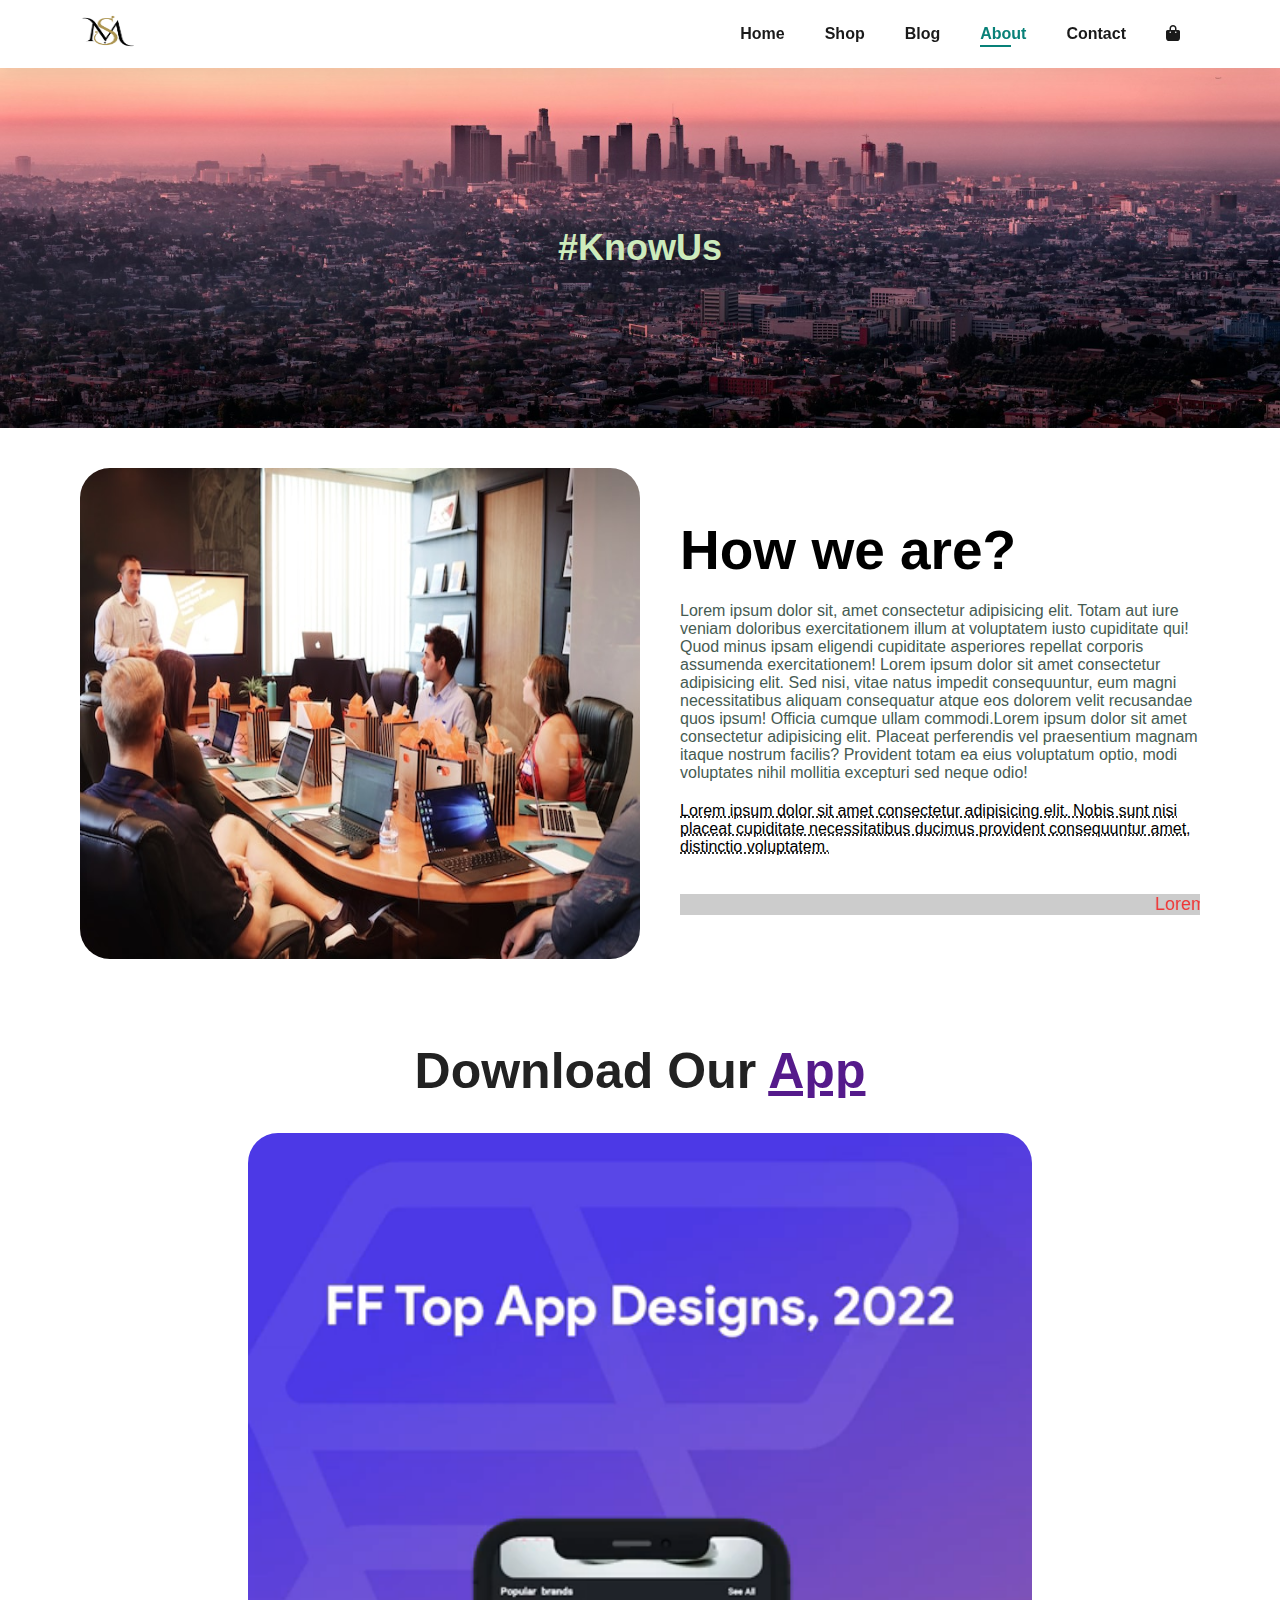
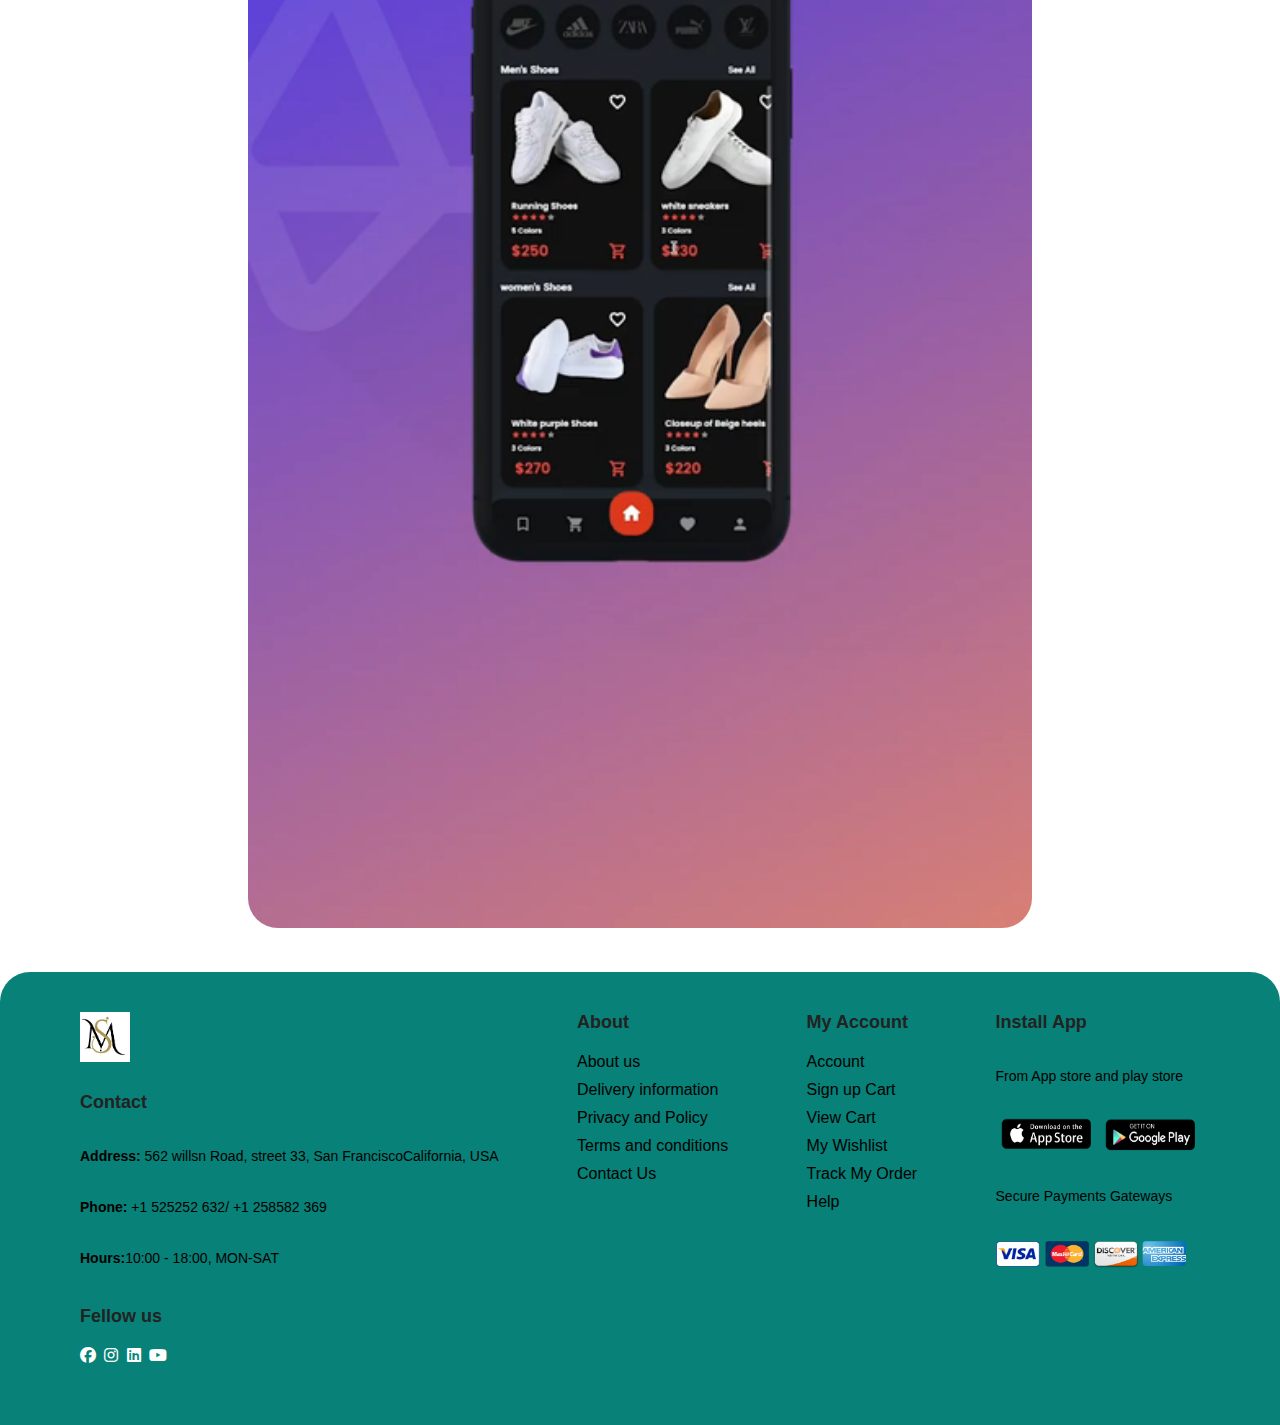
<file: E-commerce/root/pages/about.html>
<!DOCTYPE html>
<html lang="en">
  <head>
    <meta charset="UTF-8" />
    <meta name="viewport" content="width=device-width, initial-scale=1.0" />
    <title>E-Commernce</title>
    <link rel="stylesheet" href="../css/style.css" />

    <!-- font awsome icon  -->
    <link
      rel="stylesheet"
      href="https://cdnjs.cloudflare.com/ajax/libs/font-awesome/6.5.1/css/all.min.css"
    />
  </head>
  <body>
    <!-- header  -->
    <section id="header">
      <a href=""><img src="../img/sm.png" alt="" srcset="" /></a>
      <div>
        <ul id="navbar">
          <li><a href="../index.html">Home</a></li>
          <li><a href="../pages/shop.html">Shop</a></li>
          <li><a href="../pages/blog.html">Blog</a></li>
          <li><a class="active" href="../pages/about.html">About</a></li>
          <li><a href="../pages/contact.html">Contact</a></li>
          <li>
            <a href="../pages/cart.html"
              ><i class="fa-solid fa-bag-shopping" id="lg-beg"></i
            ></a>
          </li>
          <a href="" id="close"><i class="fa-solid fa-xmark"></i></a>
        </ul>
      </div>
      <div id="mobile">
        <a href="cart.html"><i class="fa-solid fa-bag-shopping"></i></a>
        <i id="bar" class="fa-solid fa-bars"></i>
      </div>
    </section>
    <section id="page-header" class="about-header">
      <h2>#KnowUs</h2>
    </section>
    <section id="about-head" class="section-p1">
      <img src="../img/team.jpg" id="team" alt="" />
      <div>
        <h2>How we are?</h2>
        <p>
          Lorem ipsum dolor sit, amet consectetur adipisicing elit. Totam aut
          iure veniam doloribus exercitationem illum at voluptatem iusto
          cupiditate qui! Quod minus ipsam eligendi cupiditate asperiores
          repellat corporis assumenda exercitationem! Lorem ipsum dolor sit amet
          consectetur adipisicing elit. Sed nisi, vitae natus impedit
          consequuntur, eum magni necessitatibus aliquam consequatur atque eos
          dolorem velit recusandae quos ipsum! Officia cumque ullam
          commodi.Lorem ipsum dolor sit amet consectetur adipisicing elit.
          Placeat perferendis vel praesentium magnam itaque nostrum facilis?
          Provident totam ea eius voluptatum optio, modi voluptates nihil
          mollitia excepturi sed neque odio!
        </p>
        <abbr title=""
          >Lorem ipsum dolor sit amet consectetur adipisicing elit. Nobis sunt
          nisi placeat cupiditate necessitatibus ducimus provident consequuntur
          amet, distinctio voluptatem.</abbr
        >
        <br />
        <br />
        <marquee
          bgcolor="#ccc"
          loop="-1"
          scrollamount="5"
          width="100%"
          behavior=""
          direction=""
          >Lorem ipsum dolor sit amet consectetur adipisicing elit.
        </marquee>
      </div>
    </section>
    <!-- app  -->
    <section id="about-app" class="section-p1">
      <h1>Download Our <a href="">App</a></h1>
      <div class="video">
        <video
          autoplay
          muted
          loop
          src="../img/video/E-Commerce Design in FlutterFlow 🛍.mp4"
        ></video>
      </div>
    </section>

    <!-- footer  -->
    <footer class="section-p1">
      <div class="col">
        <img class="logo" src="../img/sm.png" alt="" />
        <h4>Contact</h4>
        <p>
          <strong>Address:</strong> 562 willsn Road, street 33, San
          FranciscoCalifornia, USA
        </p>
        <p><strong>Phone:</strong> +1 525252 632/ +1 258582 369</p>
        <p><strong>Hours:</strong>10:00 - 18:00, MON-SAT</p>
        <div class="fellow">
          <h4>Fellow us</h4>
          <div class="icon">
            <i class="fa-brands fa-facebook"></i>
            <i class="fa-brands fa-instagram"></i>
            <i class="fa-brands fa-linkedin"></i>
            <i class="fa-brands fa-youtube"></i>
          </div>
        </div>
      </div>
      <div class="col">
        <h4>About</h4>
        <a href="">About us</a>
        <a href="">Delivery information</a>
        <a href="">Privacy and Policy</a>
        <a href="">Terms and conditions</a>
        <a href="">Contact Us</a>
      </div>
      <div class="col">
        <h4>My Account</h4>
        <a href="">Account</a>
        <a href="">Sign up Cart</a>
        <a href="">View Cart</a>
        <a href="">My Wishlist</a>
        <a href="">Track My Order</a>
        <a href="">Help</a>
      </div>
      <div class="col install">
        <h4>Install App</h4>
        <p>From App store and play store</p>
        <div class="row">
          <img src="../img/apple store icons.png" alt="" />
          <img src="../img/google store icons.png" alt="" />
        </div>
        <p>Secure Payments Gateways</p>
        <img src="../img/payments.png" alt="" />
      </div>
    </footer>
    <script src="../script/script.js"></script>
  </body>
</html>
</file>
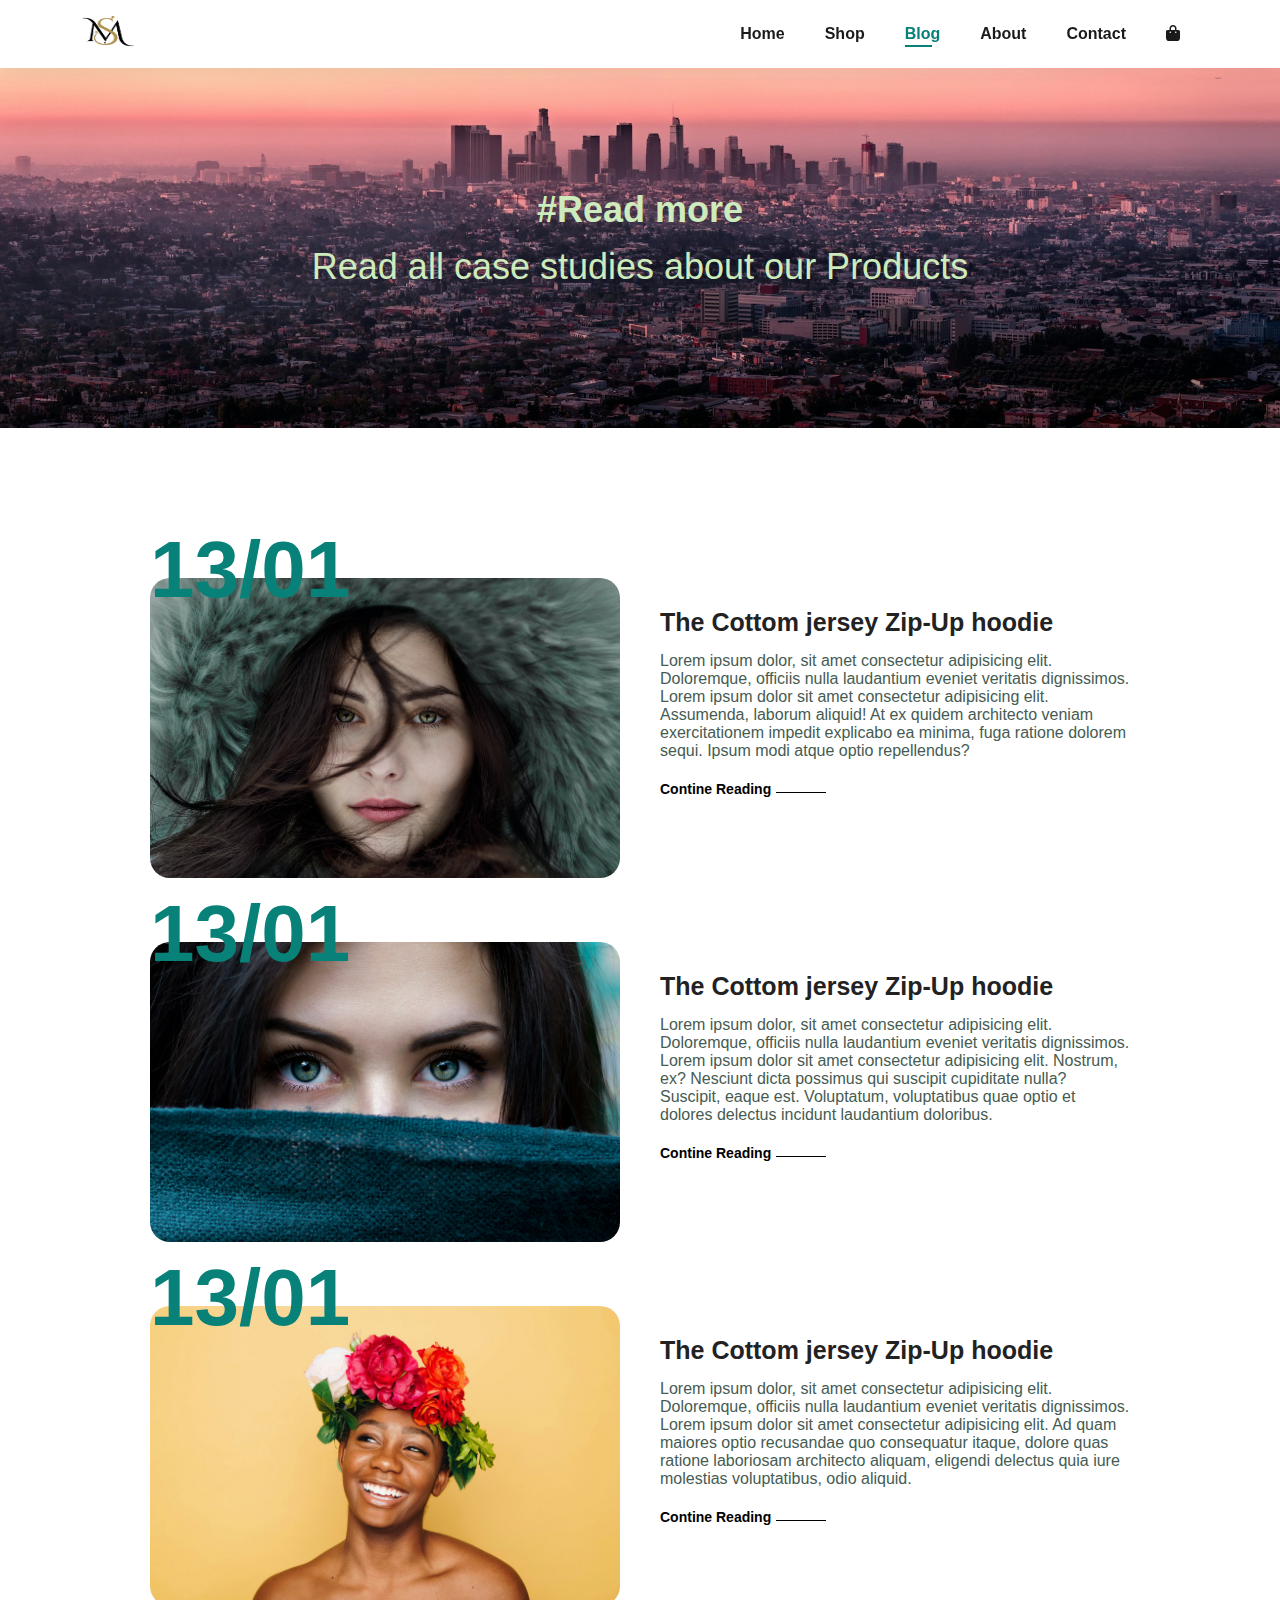
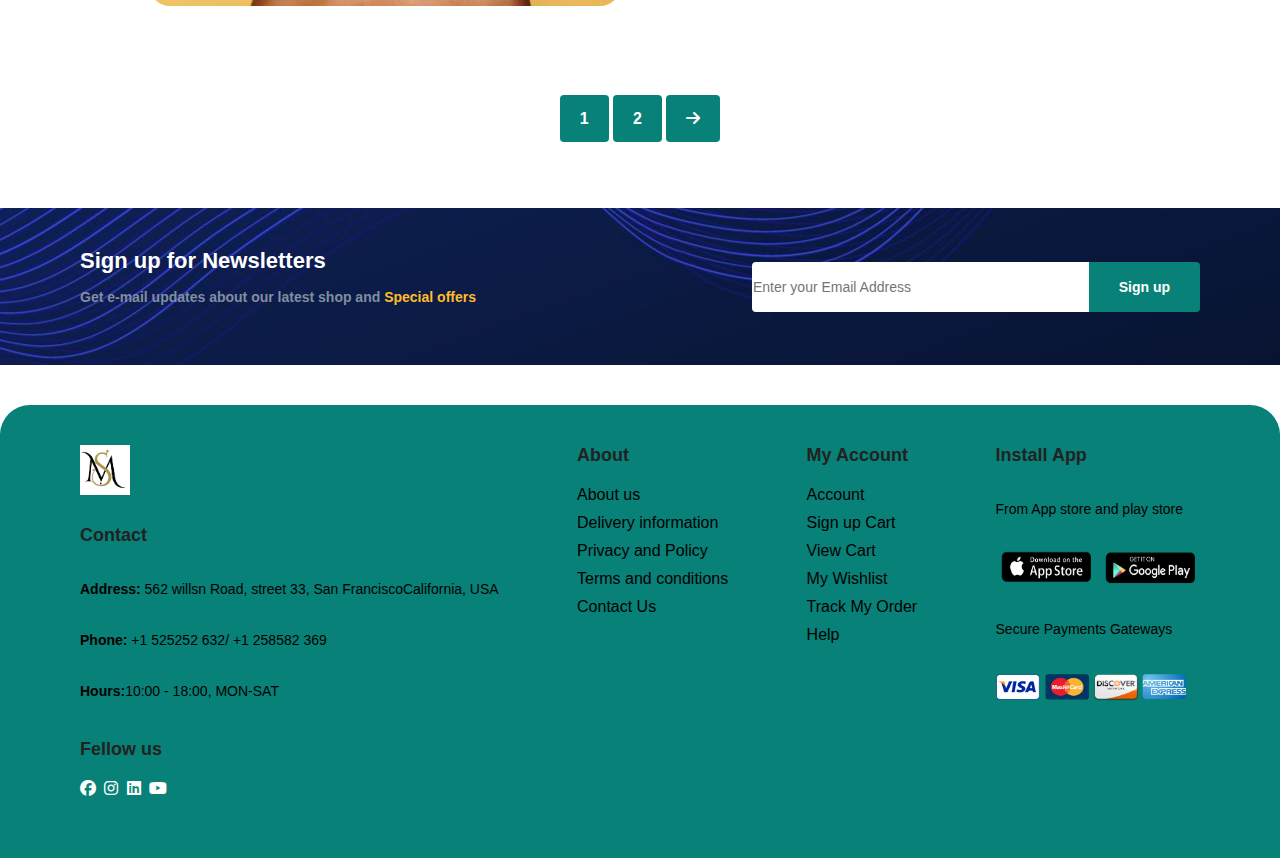
<file: E-commerce/root/pages/blog.html>
<!DOCTYPE html>
<html lang="en">
  <head>
    <meta charset="UTF-8" />
    <meta name="viewport" content="width=device-width, initial-scale=1.0" />
    <title>E-Commernce</title>
    <link rel="stylesheet" href="../css/style.css" />

    <!-- font awsome icon  -->
    <link
      rel="stylesheet"
      href="https://cdnjs.cloudflare.com/ajax/libs/font-awesome/6.5.1/css/all.min.css"
    />
  </head>
  <body>
    <!-- header  -->
    <section id="header">
      <a href=""><img src="../img/sm.png" alt="" srcset="" /></a>
      <div>
        <ul id="navbar">
          <li><a href="../index.html">Home</a></li>
          <li><a href="../pages/shop.html">Shop</a></li>
          <li><a class="active" href="../pages/blog.html">Blog</a></li>
          <li><a href="../pages/about.html">About</a></li>
          <li><a href="../pages/contact.html">Contact</a></li>
          <li>
            <a href="../pages/cart.html"
              ><i class="fa-solid fa-bag-shopping" id="lg-beg"></i
            ></a>
          </li>
          <a href="" id="close"><i class="fa-solid fa-xmark"></i></a>
        </ul>
      </div>
      <div id="mobile">
        <a href="../pages/cart.html"
          ><i class="fa-solid fa-bag-shopping"></i
        ></a>
        <i id="bar" class="fa-solid fa-bars"></i>
      </div>
    </section>
    <section id="page-header" class="blogs-header">
      <h2>#Read more</h2>
      <p>Read all case studies about our Products</p>
    </section>
    <!-- blog -->
    <section id="blog">
      <div class="blog-box">
        <div class="blog-img">
          <img src="../img/blog-imgs.jpg" alt="" />
        </div>
        <div class="blog-details">
          <h4>The Cottom jersey Zip-Up hoodie</h4>
          <p>
            Lorem ipsum dolor, sit amet consectetur adipisicing elit.
            Doloremque, officiis nulla laudantium eveniet veritatis dignissimos.
            Lorem ipsum dolor sit amet consectetur adipisicing elit. Assumenda,
            laborum aliquid! At ex quidem architecto veniam exercitationem
            impedit explicabo ea minima, fuga ratione dolorem sequi. Ipsum modi
            atque optio repellendus?
          </p>
          <a href="">Contine Reading</a>
        </div>
        <h1>13/01</h1>
      </div>
      <div class="blog-box">
        <div class="blog-img">
          <img src="../img/blogs-imgss.jpg" alt="" />
        </div>
        <div class="blog-details">
          <h4>The Cottom jersey Zip-Up hoodie</h4>
          <p>
            Lorem ipsum dolor, sit amet consectetur adipisicing elit.
            Doloremque, officiis nulla laudantium eveniet veritatis dignissimos.
            Lorem ipsum dolor sit amet consectetur adipisicing elit. Nostrum,
            ex? Nesciunt dicta possimus qui suscipit cupiditate nulla? Suscipit,
            eaque est. Voluptatum, voluptatibus quae optio et dolores delectus
            incidunt laudantium doloribus.
          </p>
          <a href="">Contine Reading</a>
        </div>
        <h1>13/01</h1>
      </div>
      <div class="blog-box">
        <div class="blog-img">
          <img src="../img/blog-img.jpg" alt="" />
        </div>
        <div class="blog-details">
          <h4>The Cottom jersey Zip-Up hoodie</h4>
          <p>
            Lorem ipsum dolor, sit amet consectetur adipisicing elit.
            Doloremque, officiis nulla laudantium eveniet veritatis dignissimos.
            Lorem ipsum dolor sit amet consectetur adipisicing elit. Ad quam
            maiores optio recusandae quo consequatur itaque, dolore quas ratione
            laboriosam architecto aliquam, eligendi delectus quia iure molestias
            voluptatibus, odio aliquid.
          </p>
          <a href="">Contine Reading</a>
        </div>
        <h1>13/01</h1>
      </div>
    </section>
    <!-- paginations -->
    <section id="pagination" class="section-p1">
      <a href="#">1</a>
      <a href="#">2</a>
      <a href="#"><i class="fa fa-arrow-right" aria-hidden="true"></i></a>
    </section>
    <!-- newsletters -->
    <section id="newsletters" class="section-p1 section-m1">
      <div class="newstext">
        <h4>Sign up for Newsletters</h4>
        <p>
          Get e-mail updates about our latest shop and
          <span>Special offers</span>
        </p>
      </div>
      <div class="form">
        <input type="text" placeholder="Enter your Email Address" />
        <button class="normal">Sign up</button>
      </div>
    </section>
    <!-- footer  -->
    <footer class="section-p1">
      <div class="col">
        <img class="logo" src="../img/sm.png" alt="" />
        <h4>Contact</h4>
        <p>
          <strong>Address:</strong> 562 willsn Road, street 33, San
          FranciscoCalifornia, USA
        </p>
        <p><strong>Phone:</strong> +1 525252 632/ +1 258582 369</p>
        <p><strong>Hours:</strong>10:00 - 18:00, MON-SAT</p>
        <div class="fellow">
          <h4>Fellow us</h4>
          <div class="icon">
            <i class="fa-brands fa-facebook"></i>
            <i class="fa-brands fa-instagram"></i>
            <i class="fa-brands fa-linkedin"></i>
            <i class="fa-brands fa-youtube"></i>
          </div>
        </div>
      </div>
      <div class="col">
        <h4>About</h4>
        <a href="">About us</a>
        <a href="">Delivery information</a>
        <a href="">Privacy and Policy</a>
        <a href="">Terms and conditions</a>
        <a href="">Contact Us</a>
      </div>
      <div class="col">
        <h4>My Account</h4>
        <a href="">Account</a>
        <a href="">Sign up Cart</a>
        <a href="">View Cart</a>
        <a href="">My Wishlist</a>
        <a href="">Track My Order</a>
        <a href="">Help</a>
      </div>
      <div class="col install">
        <h4>Install App</h4>
        <p>From App store and play store</p>
        <div class="row">
          <img src="../img/apple store icons.png" alt="" />
          <img src="../img/google store icons.png" alt="" />
        </div>
        <p>Secure Payments Gateways</p>
        <img src="../img/payments.png" alt="" />
      </div>
    </footer>
    <script src="../script/script.js"></script>
  </body>
</html>
</file>
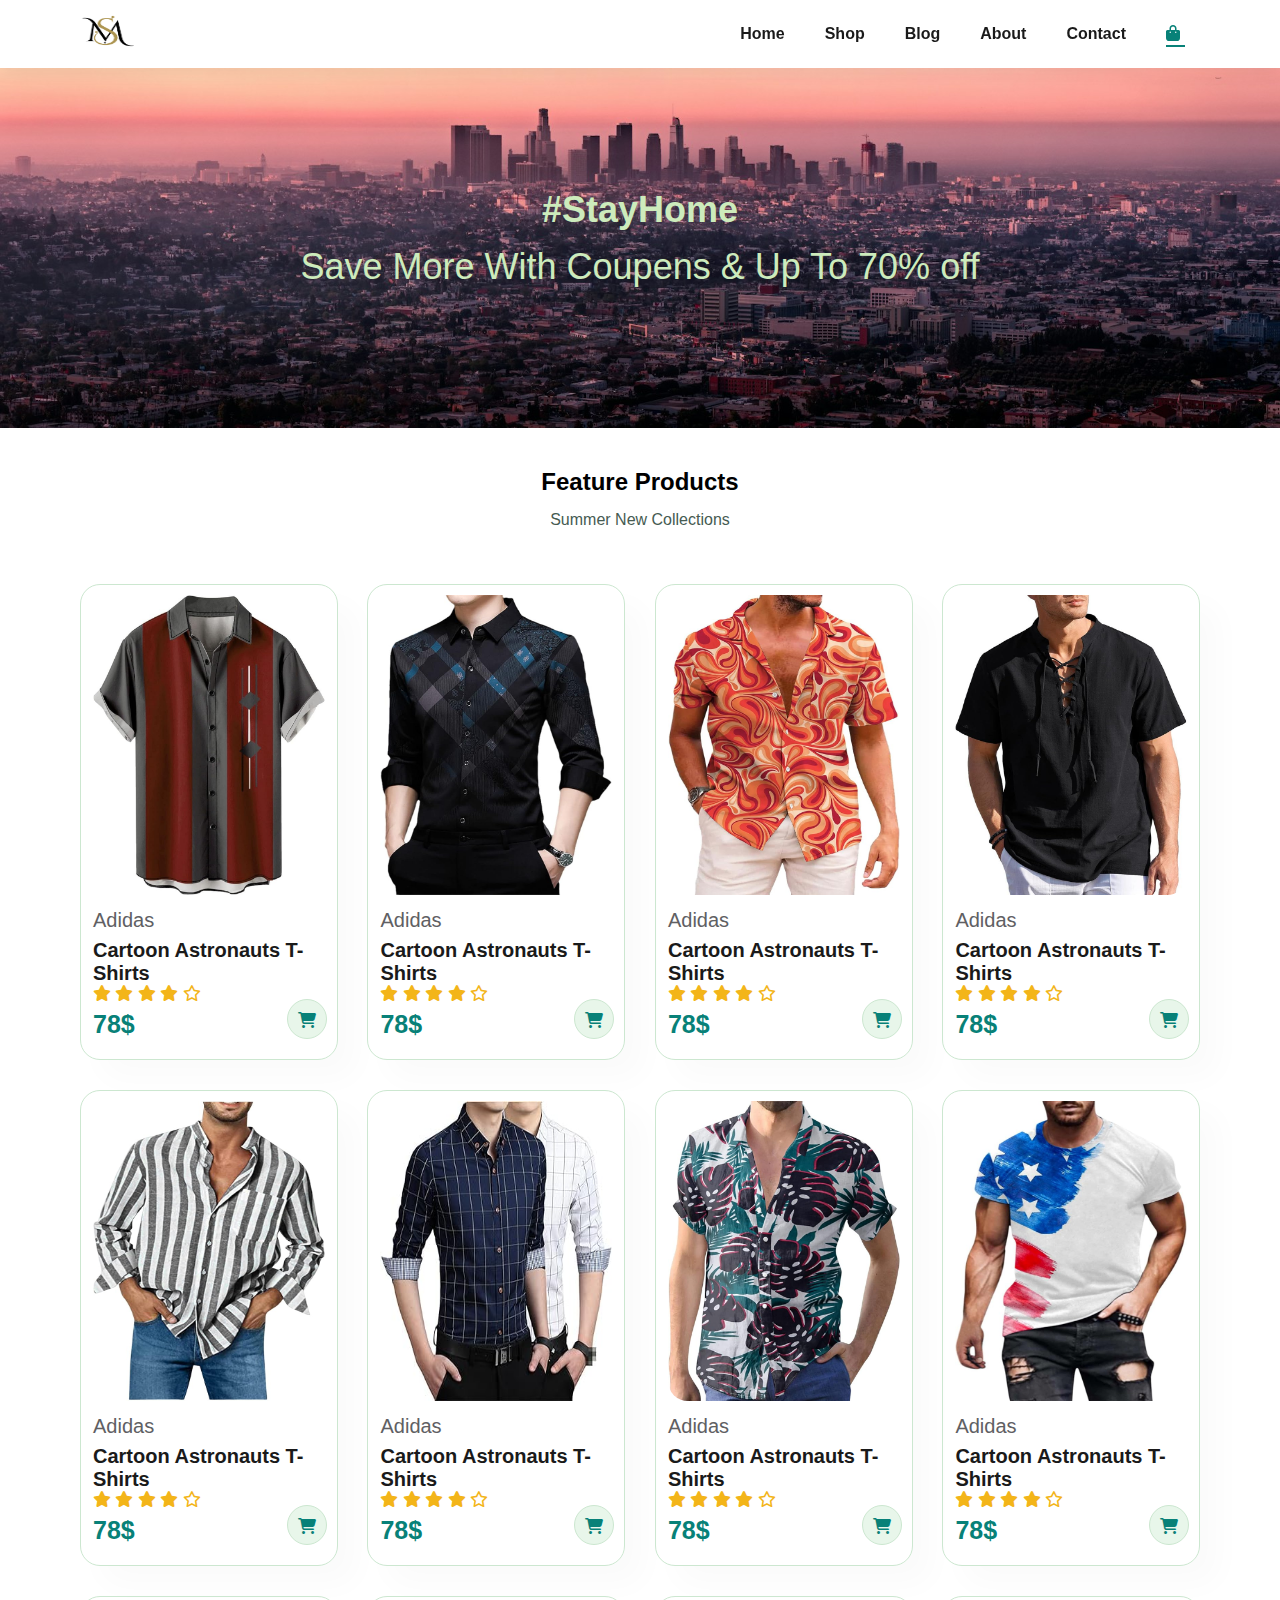
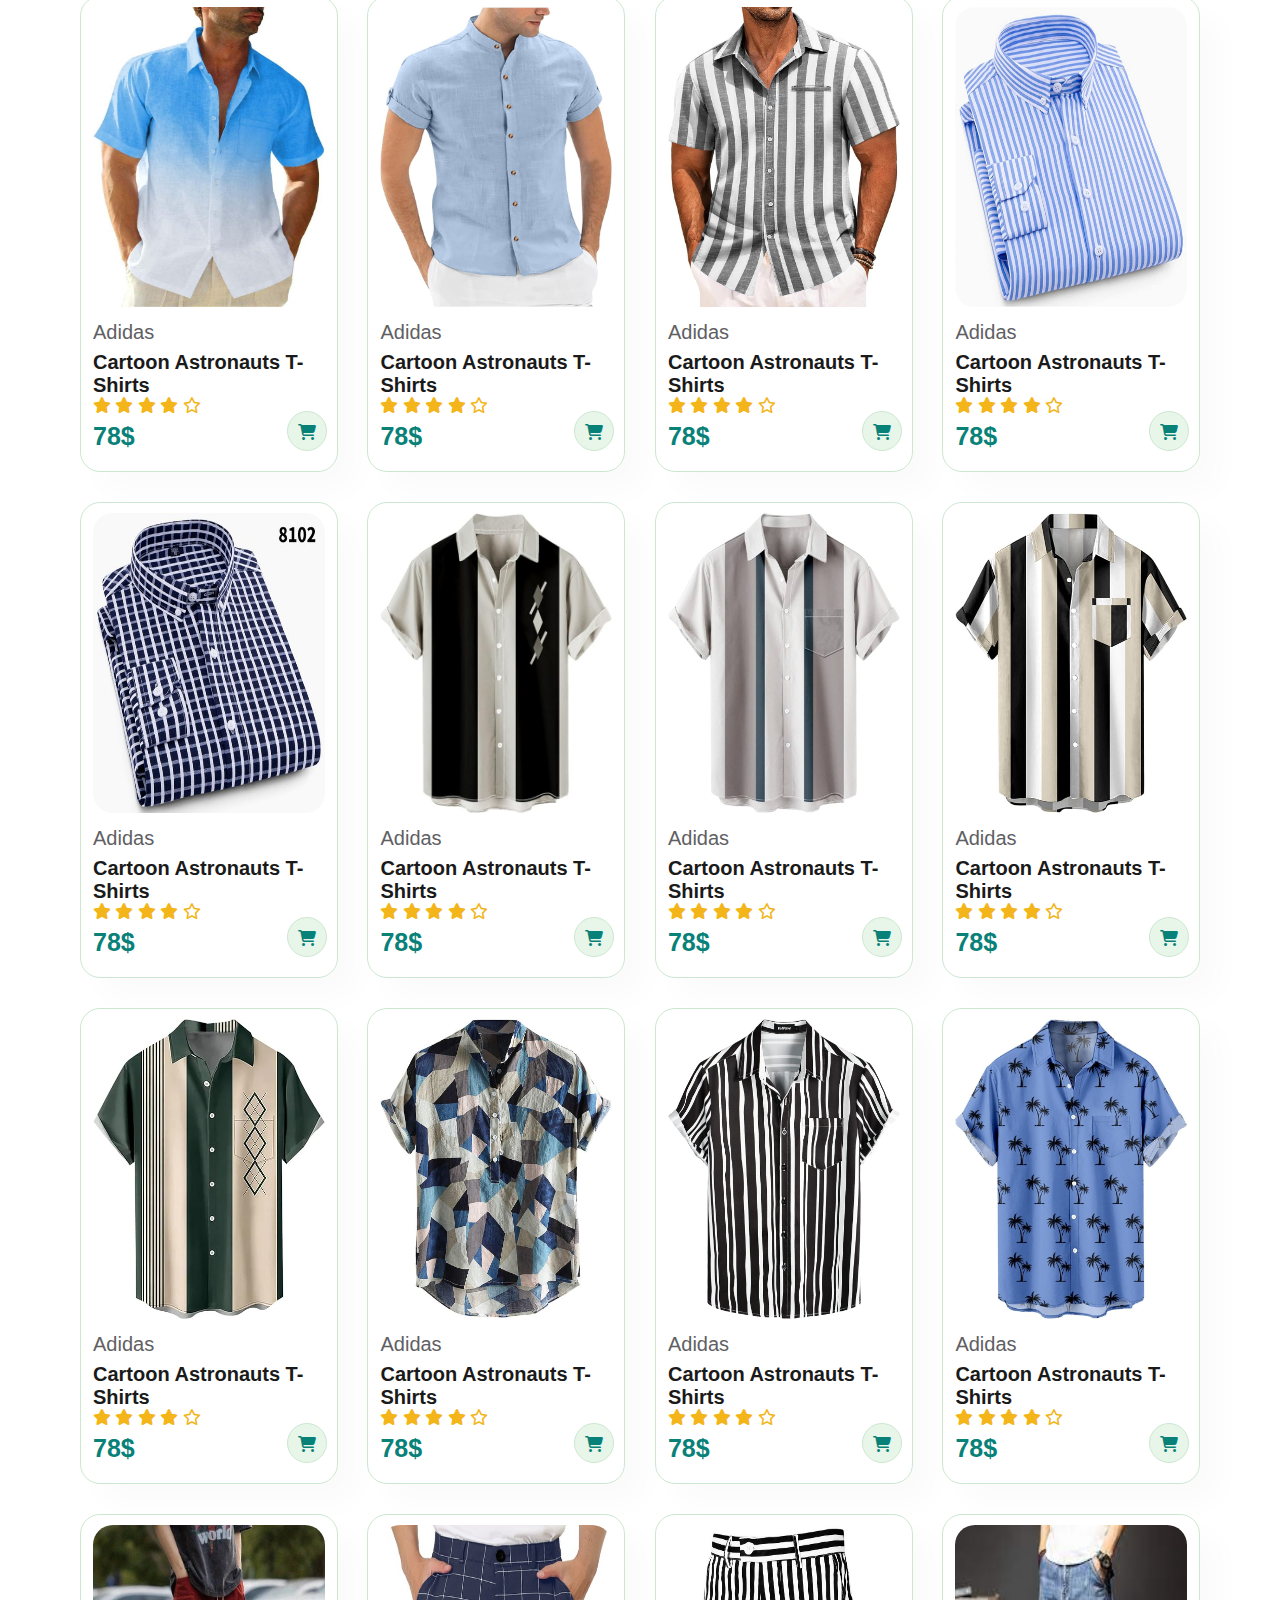
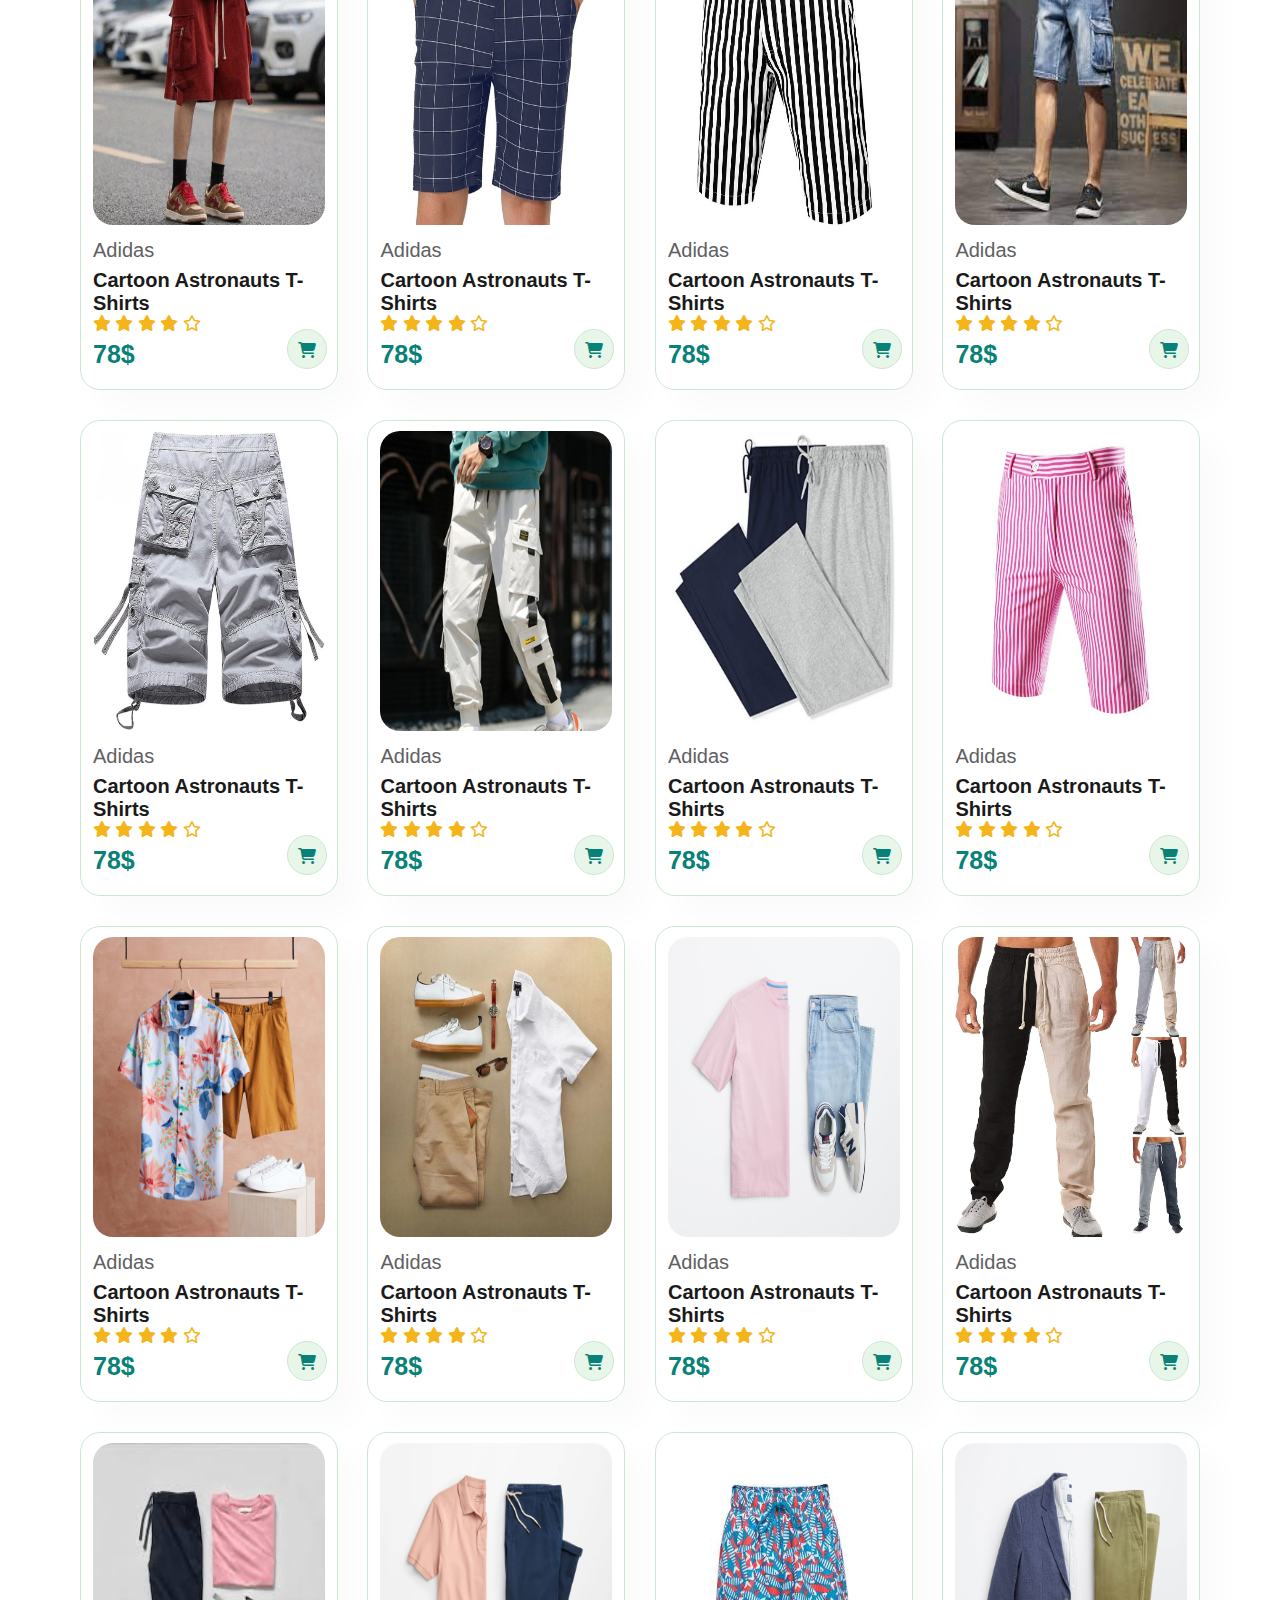
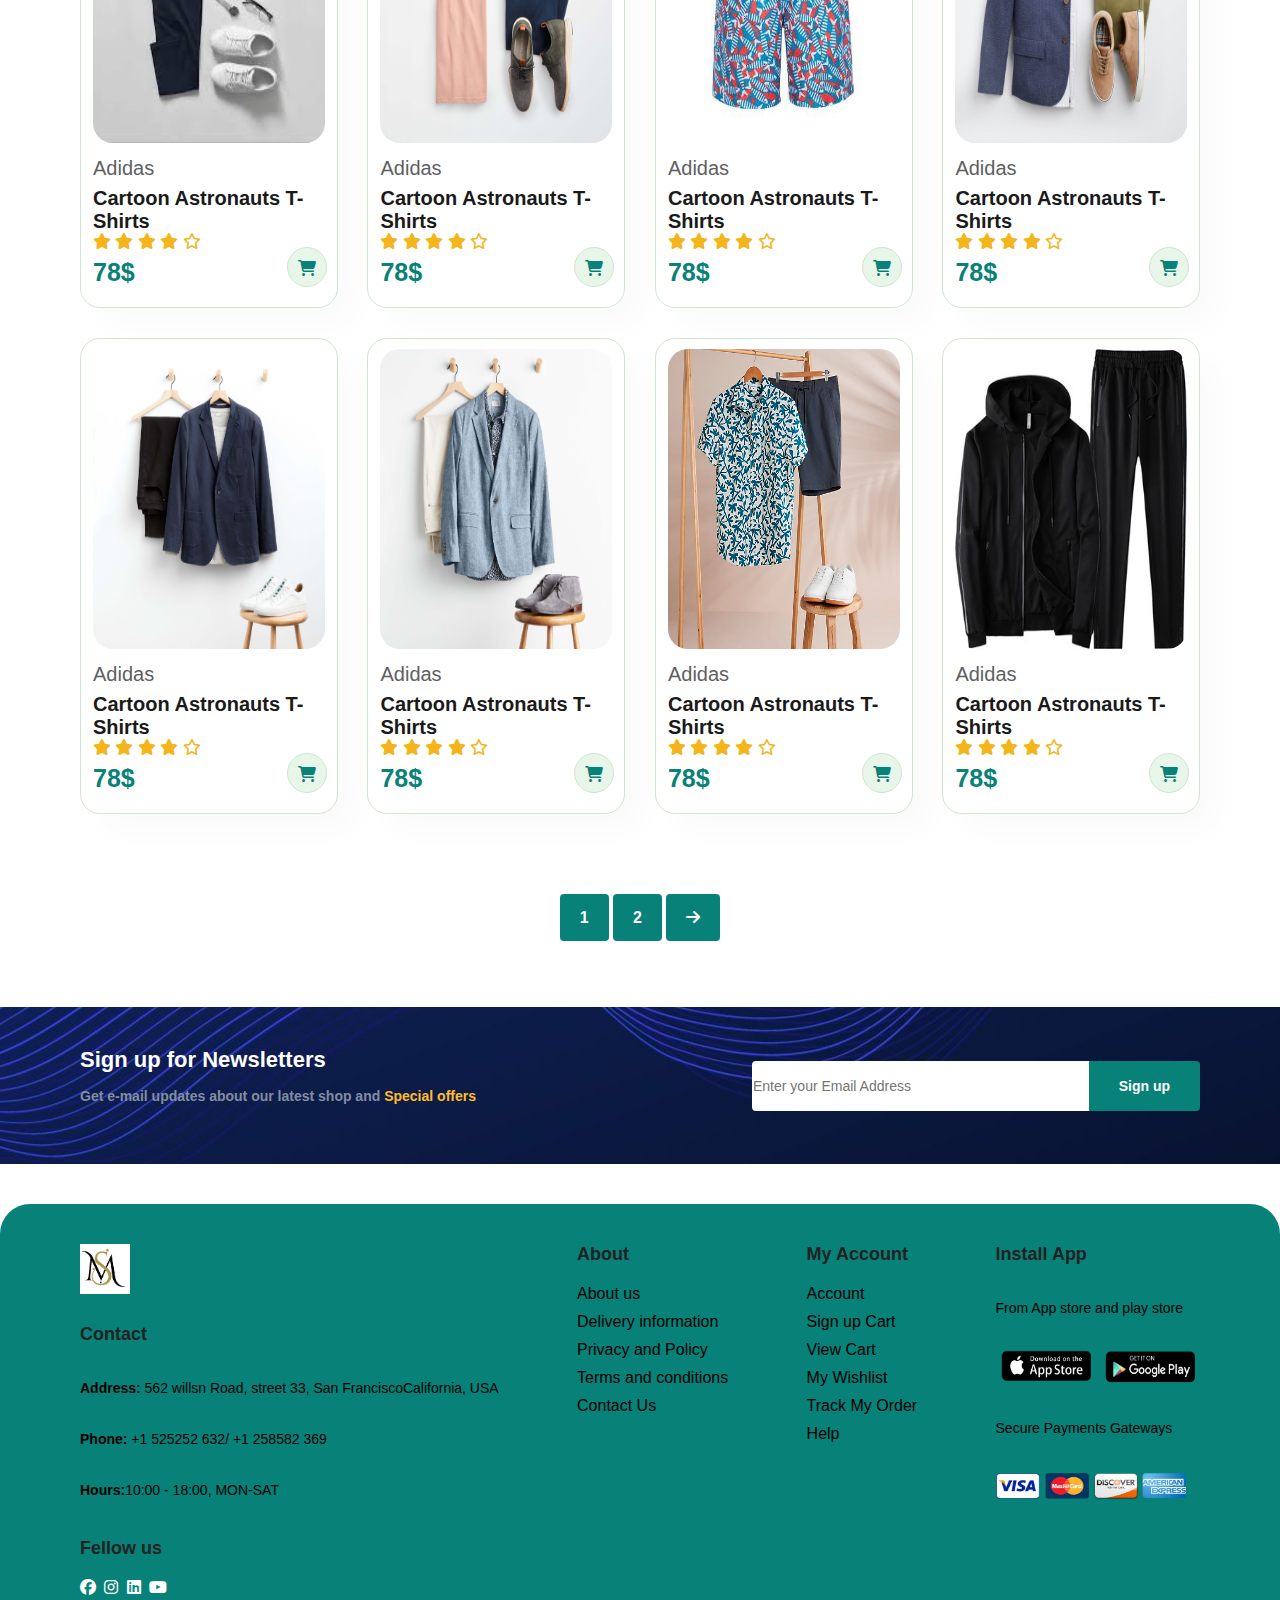
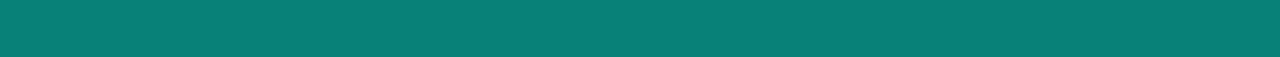
<file: E-commerce/root/pages/cart.html>
<!DOCTYPE html>
<html lang="en">
  <head>
    <meta charset="UTF-8" />
    <meta name="viewport" content="width=device-width, initial-scale=1.0" />
    <title>E-Commernce</title>
    <link rel="stylesheet" href="../css/style.css" />

    <!-- font awsome icon  -->
    <link
      rel="stylesheet"
      href="https://cdnjs.cloudflare.com/ajax/libs/font-awesome/6.5.1/css/all.min.css"
    />
  </head>
  <body>
    <!-- header  -->
    <section id="header">
      <a href=""><img src="../img/sm.png" alt="" srcset="" /></a>
      <div>
        <ul id="navbar">
          <li><a href="../index.html">Home</a></li>
          <li><a href="../pages/shop.html">Shop</a></li>
          <li><a href="../pages/blog.html">Blog</a></li>
          <li><a href="../pages/about.html">About</a></li>
          <li><a href="../pages/contact.html">Contact</a></li>
          <li>
            <a class="active" href="../pages/cart.html"
              ><i class="fa-solid fa-bag-shopping" id="lg-beg"></i
            ></a>
          </li>
          <a href="" id="close"><i class="fa-solid fa-xmark"></i></a>
        </ul>
      </div>
      <div id="mobile">
        <a href="cart.html"><i class="fa-solid fa-bag-shopping"></i></a>
        <i id="bar" class="fa-solid fa-bars"></i>
      </div>
    </section>

    <!-- hero  -->
    <section id="page-header">
      <h2>#StayHome</h2>
      <p>Save More With Coupens & Up To 70% off</p>
    </section>
    <!-- Products -->
    <section id="Product1" class="section-p1">
      <h2>Feature Products</h2>
      <p>Summer New Collections</p>
      <div class="pro-container">
        <div class="pro" onclick="window.location.href='sproduct.html';">
          <img src="../img/9.jpg" alt="" />
          <div class="des">
            <span>Adidas</span>
            <h5>Cartoon Astronauts T-Shirts</h5>
            <div class="stars">
              <i class="fa-solid fa-star"></i>
              <i class="fa-solid fa-star"></i>
              <i class="fa-solid fa-star"></i>
              <i class="fa-solid fa-star"></i>
              <i class="fa-regular fa-star"></i>
            </div>
            <h4>78$</h4>
          </div>
          <i class="fa-solid fa-cart-shopping" id="cart"></i>
        </div>
        <div class="pro">
          <img src="../img/2.jpg" alt="" />
          <div class="des">
            <span>Adidas</span>
            <h5>Cartoon Astronauts T-Shirts</h5>
            <div class="stars">
              <i class="fa-solid fa-star"></i>
              <i class="fa-solid fa-star"></i>
              <i class="fa-solid fa-star"></i>
              <i class="fa-solid fa-star"></i>
              <i class="fa-regular fa-star"></i>
            </div>
            <h4>78$</h4>
          </div>
          <i class="fa-solid fa-cart-shopping" id="cart"></i>
        </div>
        <div class="pro">
          <img src="../img/6.jpg" alt="" />
          <div class="des">
            <span>Adidas</span>
            <h5>Cartoon Astronauts T-Shirts</h5>
            <div class="stars">
              <i class="fa-solid fa-star"></i>
              <i class="fa-solid fa-star"></i>
              <i class="fa-solid fa-star"></i>
              <i class="fa-solid fa-star"></i>
              <i class="fa-regular fa-star"></i>
            </div>
            <h4>78$</h4>
          </div>
          <i class="fa-solid fa-cart-shopping" id="cart"></i>
        </div>
        <div class="pro">
          <img src="../img/7.jpg" alt="" />
          <div class="des">
            <span>Adidas</span>
            <h5>Cartoon Astronauts T-Shirts</h5>
            <div class="stars">
              <i class="fa-solid fa-star"></i>
              <i class="fa-solid fa-star"></i>
              <i class="fa-solid fa-star"></i>
              <i class="fa-solid fa-star"></i>
              <i class="fa-regular fa-star"></i>
            </div>
            <h4>78$</h4>
          </div>
          <i class="fa-solid fa-cart-shopping" id="cart"></i>
        </div>
        <div class="pro">
          <img src="../img/8.jpg" alt="" />
          <div class="des">
            <span>Adidas</span>
            <h5>Cartoon Astronauts T-Shirts</h5>
            <div class="stars">
              <i class="fa-solid fa-star"></i>
              <i class="fa-solid fa-star"></i>
              <i class="fa-solid fa-star"></i>
              <i class="fa-solid fa-star"></i>
              <i class="fa-regular fa-star"></i>
            </div>
            <h4>78$</h4>
          </div>
          <i class="fa-solid fa-cart-shopping" id="cart"></i>
        </div>
        <div class="pro">
          <img src="../img/1.jpg" alt="" />
          <div class="des">
            <span>Adidas</span>
            <h5>Cartoon Astronauts T-Shirts</h5>
            <div class="stars">
              <i class="fa-solid fa-star"></i>
              <i class="fa-solid fa-star"></i>
              <i class="fa-solid fa-star"></i>
              <i class="fa-solid fa-star"></i>
              <i class="fa-regular fa-star"></i>
            </div>
            <h4>78$</h4>
          </div>
          <i class="fa-solid fa-cart-shopping" id="cart"></i>
        </div>
        <div class="pro">
          <img src="../img/10.jpg" alt="" />
          <div class="des">
            <span>Adidas</span>
            <h5>Cartoon Astronauts T-Shirts</h5>
            <div class="stars">
              <i class="fa-solid fa-star"></i>
              <i class="fa-solid fa-star"></i>
              <i class="fa-solid fa-star"></i>
              <i class="fa-solid fa-star"></i>
              <i class="fa-regular fa-star"></i>
            </div>
            <h4>78$</h4>
          </div>
          <i class="fa-solid fa-cart-shopping" id="cart"></i>
        </div>
        <div class="pro">
          <img src="../img/11.jpg" alt="" />
          <div class="des">
            <span>Adidas</span>
            <h5>Cartoon Astronauts T-Shirts</h5>
            <div class="stars">
              <i class="fa-solid fa-star"></i>
              <i class="fa-solid fa-star"></i>
              <i class="fa-solid fa-star"></i>
              <i class="fa-solid fa-star"></i>
              <i class="fa-regular fa-star"></i>
            </div>
            <h4>78$</h4>
          </div>
          <i class="fa-solid fa-cart-shopping" id="cart"></i>
        </div>
        <div class="pro">
          <img src="../img/12.jpg" alt="" />
          <div class="des">
            <span>Adidas</span>
            <h5>Cartoon Astronauts T-Shirts</h5>
            <div class="stars">
              <i class="fa-solid fa-star"></i>
              <i class="fa-solid fa-star"></i>
              <i class="fa-solid fa-star"></i>
              <i class="fa-solid fa-star"></i>
              <i class="fa-regular fa-star"></i>
            </div>
            <h4>78$</h4>
          </div>
          <i class="fa-solid fa-cart-shopping" id="cart"></i>
        </div>
        <div class="pro">
          <img src="../img/13.jpg" alt="" />
          <div class="des">
            <span>Adidas</span>
            <h5>Cartoon Astronauts T-Shirts</h5>
            <div class="stars">
              <i class="fa-solid fa-star"></i>
              <i class="fa-solid fa-star"></i>
              <i class="fa-solid fa-star"></i>
              <i class="fa-solid fa-star"></i>
              <i class="fa-regular fa-star"></i>
            </div>
            <h4>78$</h4>
          </div>
          <i class="fa-solid fa-cart-shopping" id="cart"></i>
        </div>
        <div class="pro">
          <img src="../img/14.jpg" alt="" />
          <div class="des">
            <span>Adidas</span>
            <h5>Cartoon Astronauts T-Shirts</h5>
            <div class="stars">
              <i class="fa-solid fa-star"></i>
              <i class="fa-solid fa-star"></i>
              <i class="fa-solid fa-star"></i>
              <i class="fa-solid fa-star"></i>
              <i class="fa-regular fa-star"></i>
            </div>
            <h4>78$</h4>
          </div>
          <i class="fa-solid fa-cart-shopping" id="cart"></i>
        </div>
        <div class="pro">
          <img src="../img/15.jpg" alt="" />
          <div class="des">
            <span>Adidas</span>
            <h5>Cartoon Astronauts T-Shirts</h5>
            <div class="stars">
              <i class="fa-solid fa-star"></i>
              <i class="fa-solid fa-star"></i>
              <i class="fa-solid fa-star"></i>
              <i class="fa-solid fa-star"></i>
              <i class="fa-regular fa-star"></i>
            </div>
            <h4>78$</h4>
          </div>
          <i class="fa-solid fa-cart-shopping" id="cart"></i>
        </div>
        <div class="pro">
          <img src="../img/16.jpg" alt="" />
          <div class="des">
            <span>Adidas</span>
            <h5>Cartoon Astronauts T-Shirts</h5>
            <div class="stars">
              <i class="fa-solid fa-star"></i>
              <i class="fa-solid fa-star"></i>
              <i class="fa-solid fa-star"></i>
              <i class="fa-solid fa-star"></i>
              <i class="fa-regular fa-star"></i>
            </div>
            <h4>78$</h4>
          </div>
          <i class="fa-solid fa-cart-shopping" id="cart"></i>
        </div>
        <div class="pro">
          <img src="../img/17.jpg" alt="" />
          <div class="des">
            <span>Adidas</span>
            <h5>Cartoon Astronauts T-Shirts</h5>
            <div class="stars">
              <i class="fa-solid fa-star"></i>
              <i class="fa-solid fa-star"></i>
              <i class="fa-solid fa-star"></i>
              <i class="fa-solid fa-star"></i>
              <i class="fa-regular fa-star"></i>
            </div>
            <h4>78$</h4>
          </div>
          <i class="fa-solid fa-cart-shopping" id="cart"></i>
        </div>
        <div class="pro">
          <img src="../img/18.jpg" alt="" />
          <div class="des">
            <span>Adidas</span>
            <h5>Cartoon Astronauts T-Shirts</h5>
            <div class="stars">
              <i class="fa-solid fa-star"></i>
              <i class="fa-solid fa-star"></i>
              <i class="fa-solid fa-star"></i>
              <i class="fa-solid fa-star"></i>
              <i class="fa-regular fa-star"></i>
            </div>
            <h4>78$</h4>
          </div>
          <i class="fa-solid fa-cart-shopping" id="cart"></i>
        </div>
        <div class="pro">
          <img src="../img/19.jpg" alt="" />
          <div class="des">
            <span>Adidas</span>
            <h5>Cartoon Astronauts T-Shirts</h5>
            <div class="stars">
              <i class="fa-solid fa-star"></i>
              <i class="fa-solid fa-star"></i>
              <i class="fa-solid fa-star"></i>
              <i class="fa-solid fa-star"></i>
              <i class="fa-regular fa-star"></i>
            </div>
            <h4>78$</h4>
          </div>
          <i class="fa-solid fa-cart-shopping" id="cart"></i>
        </div>
        <div class="pro">
          <img src="../img/20.jpg" alt="" />
          <div class="des">
            <span>Adidas</span>
            <h5>Cartoon Astronauts T-Shirts</h5>
            <div class="stars">
              <i class="fa-solid fa-star"></i>
              <i class="fa-solid fa-star"></i>
              <i class="fa-solid fa-star"></i>
              <i class="fa-solid fa-star"></i>
              <i class="fa-regular fa-star"></i>
            </div>
            <h4>78$</h4>
          </div>
          <i class="fa-solid fa-cart-shopping" id="cart"></i>
        </div>
        <div class="pro">
          <img src="../img/21.jpg" alt="" />
          <div class="des">
            <span>Adidas</span>
            <h5>Cartoon Astronauts T-Shirts</h5>
            <div class="stars">
              <i class="fa-solid fa-star"></i>
              <i class="fa-solid fa-star"></i>
              <i class="fa-solid fa-star"></i>
              <i class="fa-solid fa-star"></i>
              <i class="fa-regular fa-star"></i>
            </div>
            <h4>78$</h4>
          </div>
          <i class="fa-solid fa-cart-shopping" id="cart"></i>
        </div>
        <div class="pro">
          <img src="../img/22.jpg" alt="" />
          <div class="des">
            <span>Adidas</span>
            <h5>Cartoon Astronauts T-Shirts</h5>
            <div class="stars">
              <i class="fa-solid fa-star"></i>
              <i class="fa-solid fa-star"></i>
              <i class="fa-solid fa-star"></i>
              <i class="fa-solid fa-star"></i>
              <i class="fa-regular fa-star"></i>
            </div>
            <h4>78$</h4>
          </div>
          <i class="fa-solid fa-cart-shopping" id="cart"></i>
        </div>
        <div class="pro">
          <img src="../img/23.jpg" alt="" />
          <div class="des">
            <span>Adidas</span>
            <h5>Cartoon Astronauts T-Shirts</h5>
            <div class="stars">
              <i class="fa-solid fa-star"></i>
              <i class="fa-solid fa-star"></i>
              <i class="fa-solid fa-star"></i>
              <i class="fa-solid fa-star"></i>
              <i class="fa-regular fa-star"></i>
            </div>
            <h4>78$</h4>
          </div>
          <i class="fa-solid fa-cart-shopping" id="cart"></i>
        </div>
        <div class="pro">
          <img src="../img/24.jpg" alt="" />
          <div class="des">
            <span>Adidas</span>
            <h5>Cartoon Astronauts T-Shirts</h5>
            <div class="stars">
              <i class="fa-solid fa-star"></i>
              <i class="fa-solid fa-star"></i>
              <i class="fa-solid fa-star"></i>
              <i class="fa-solid fa-star"></i>
              <i class="fa-regular fa-star"></i>
            </div>
            <h4>78$</h4>
          </div>
          <i class="fa-solid fa-cart-shopping" id="cart"></i>
        </div>
        <div class="pro">
          <img src="../img/25.jpg" alt="" />
          <div class="des">
            <span>Adidas</span>
            <h5>Cartoon Astronauts T-Shirts</h5>
            <div class="stars">
              <i class="fa-solid fa-star"></i>
              <i class="fa-solid fa-star"></i>
              <i class="fa-solid fa-star"></i>
              <i class="fa-solid fa-star"></i>
              <i class="fa-regular fa-star"></i>
            </div>
            <h4>78$</h4>
          </div>
          <i class="fa-solid fa-cart-shopping" id="cart"></i>
        </div>
        <div class="pro">
          <img src="../img/26.jpg" alt="" />
          <div class="des">
            <span>Adidas</span>
            <h5>Cartoon Astronauts T-Shirts</h5>
            <div class="stars">
              <i class="fa-solid fa-star"></i>
              <i class="fa-solid fa-star"></i>
              <i class="fa-solid fa-star"></i>
              <i class="fa-solid fa-star"></i>
              <i class="fa-regular fa-star"></i>
            </div>
            <h4>78$</h4>
          </div>
          <i class="fa-solid fa-cart-shopping" id="cart"></i>
        </div>
        <div class="pro">
          <img src="../img/27.jpg" alt="" />
          <div class="des">
            <span>Adidas</span>
            <h5>Cartoon Astronauts T-Shirts</h5>
            <div class="stars">
              <i class="fa-solid fa-star"></i>
              <i class="fa-solid fa-star"></i>
              <i class="fa-solid fa-star"></i>
              <i class="fa-solid fa-star"></i>
              <i class="fa-regular fa-star"></i>
            </div>
            <h4>78$</h4>
          </div>
          <i class="fa-solid fa-cart-shopping" id="cart"></i>
        </div>
        <div class="pro">
          <img src="../img/28.jpg" alt="" />
          <div class="des">
            <span>Adidas</span>
            <h5>Cartoon Astronauts T-Shirts</h5>
            <div class="stars">
              <i class="fa-solid fa-star"></i>
              <i class="fa-solid fa-star"></i>
              <i class="fa-solid fa-star"></i>
              <i class="fa-solid fa-star"></i>
              <i class="fa-regular fa-star"></i>
            </div>
            <h4>78$</h4>
          </div>
          <i class="fa-solid fa-cart-shopping" id="cart"></i>
        </div>
        <div class="pro">
          <img src="../img/29.jpg" alt="" />
          <div class="des">
            <span>Adidas</span>
            <h5>Cartoon Astronauts T-Shirts</h5>
            <div class="stars">
              <i class="fa-solid fa-star"></i>
              <i class="fa-solid fa-star"></i>
              <i class="fa-solid fa-star"></i>
              <i class="fa-solid fa-star"></i>
              <i class="fa-regular fa-star"></i>
            </div>
            <h4>78$</h4>
          </div>
          <i class="fa-solid fa-cart-shopping" id="cart"></i>
        </div>
        <div class="pro">
          <img src="../img/30.jpg" alt="" />
          <div class="des">
            <span>Adidas</span>
            <h5>Cartoon Astronauts T-Shirts</h5>
            <div class="stars">
              <i class="fa-solid fa-star"></i>
              <i class="fa-solid fa-star"></i>
              <i class="fa-solid fa-star"></i>
              <i class="fa-solid fa-star"></i>
              <i class="fa-regular fa-star"></i>
            </div>
            <h4>78$</h4>
          </div>
          <i class="fa-solid fa-cart-shopping" id="cart"></i>
        </div>
        <div class="pro">
          <img src="../img/31.jpg" alt="" />
          <div class="des">
            <span>Adidas</span>
            <h5>Cartoon Astronauts T-Shirts</h5>
            <div class="stars">
              <i class="fa-solid fa-star"></i>
              <i class="fa-solid fa-star"></i>
              <i class="fa-solid fa-star"></i>
              <i class="fa-solid fa-star"></i>
              <i class="fa-regular fa-star"></i>
            </div>
            <h4>78$</h4>
          </div>
          <i class="fa-solid fa-cart-shopping" id="cart"></i>
        </div>
        <div class="pro">
          <img src="../img/32.jpg" alt="" />
          <div class="des">
            <span>Adidas</span>
            <h5>Cartoon Astronauts T-Shirts</h5>
            <div class="stars">
              <i class="fa-solid fa-star"></i>
              <i class="fa-solid fa-star"></i>
              <i class="fa-solid fa-star"></i>
              <i class="fa-solid fa-star"></i>
              <i class="fa-regular fa-star"></i>
            </div>
            <h4>78$</h4>
          </div>
          <i class="fa-solid fa-cart-shopping" id="cart"></i>
        </div>
        <div class="pro">
          <img src="../img/33.jpg" alt="" />
          <div class="des">
            <span>Adidas</span>
            <h5>Cartoon Astronauts T-Shirts</h5>
            <div class="stars">
              <i class="fa-solid fa-star"></i>
              <i class="fa-solid fa-star"></i>
              <i class="fa-solid fa-star"></i>
              <i class="fa-solid fa-star"></i>
              <i class="fa-regular fa-star"></i>
            </div>
            <h4>78$</h4>
          </div>
          <i class="fa-solid fa-cart-shopping" id="cart"></i>
        </div>
        <div class="pro">
          <img src="../img/34.jpg" alt="" />
          <div class="des">
            <span>Adidas</span>
            <h5>Cartoon Astronauts T-Shirts</h5>
            <div class="stars">
              <i class="fa-solid fa-star"></i>
              <i class="fa-solid fa-star"></i>
              <i class="fa-solid fa-star"></i>
              <i class="fa-solid fa-star"></i>
              <i class="fa-regular fa-star"></i>
            </div>
            <h4>78$</h4>
          </div>
          <i class="fa-solid fa-cart-shopping" id="cart"></i>
        </div>
        <div class="pro">
          <img src="../img/35.jpg" alt="" />
          <div class="des">
            <span>Adidas</span>
            <h5>Cartoon Astronauts T-Shirts</h5>
            <div class="stars">
              <i class="fa-solid fa-star"></i>
              <i class="fa-solid fa-star"></i>
              <i class="fa-solid fa-star"></i>
              <i class="fa-solid fa-star"></i>
              <i class="fa-regular fa-star"></i>
            </div>
            <h4>78$</h4>
          </div>
          <i class="fa-solid fa-cart-shopping" id="cart"></i>
        </div>
        <div class="pro">
          <img src="../img/36.jpg" alt="" />
          <div class="des">
            <span>Adidas</span>
            <h5>Cartoon Astronauts T-Shirts</h5>
            <div class="stars">
              <i class="fa-solid fa-star"></i>
              <i class="fa-solid fa-star"></i>
              <i class="fa-solid fa-star"></i>
              <i class="fa-solid fa-star"></i>
              <i class="fa-regular fa-star"></i>
            </div>
            <h4>78$</h4>
          </div>
          <i class="fa-solid fa-cart-shopping" id="cart"></i>
        </div>
        <div class="pro">
          <img src="../img/37.jpg" alt="" />
          <div class="des">
            <span>Adidas</span>
            <h5>Cartoon Astronauts T-Shirts</h5>
            <div class="stars">
              <i class="fa-solid fa-star"></i>
              <i class="fa-solid fa-star"></i>
              <i class="fa-solid fa-star"></i>
              <i class="fa-solid fa-star"></i>
              <i class="fa-regular fa-star"></i>
            </div>
            <h4>78$</h4>
          </div>
          <i class="fa-solid fa-cart-shopping" id="cart"></i>
        </div>
        <div class="pro">
          <img src="../img/38.jpg" alt="" />
          <div class="des">
            <span>Adidas</span>
            <h5>Cartoon Astronauts T-Shirts</h5>
            <div class="stars">
              <i class="fa-solid fa-star"></i>
              <i class="fa-solid fa-star"></i>
              <i class="fa-solid fa-star"></i>
              <i class="fa-solid fa-star"></i>
              <i class="fa-regular fa-star"></i>
            </div>
            <h4>78$</h4>
          </div>
          <i class="fa-solid fa-cart-shopping" id="cart"></i>
        </div>
        <div class="pro">
          <img src="../img/39.jpg" alt="" />
          <div class="des">
            <span>Adidas</span>
            <h5>Cartoon Astronauts T-Shirts</h5>
            <div class="stars">
              <i class="fa-solid fa-star"></i>
              <i class="fa-solid fa-star"></i>
              <i class="fa-solid fa-star"></i>
              <i class="fa-solid fa-star"></i>
              <i class="fa-regular fa-star"></i>
            </div>
            <h4>78$</h4>
          </div>
          <i class="fa-solid fa-cart-shopping" id="cart"></i>
        </div>
        <div class="pro">
          <img src="../img/40.jpg" alt="" />
          <div class="des">
            <span>Adidas</span>
            <h5>Cartoon Astronauts T-Shirts</h5>
            <div class="stars">
              <i class="fa-solid fa-star"></i>
              <i class="fa-solid fa-star"></i>
              <i class="fa-solid fa-star"></i>
              <i class="fa-solid fa-star"></i>
              <i class="fa-regular fa-star"></i>
            </div>
            <h4>78$</h4>
          </div>
          <i class="fa-solid fa-cart-shopping" id="cart"></i>
        </div>
        <div class="pro">
          <img src="../img/41.jpg" alt="" />
          <div class="des">
            <span>Adidas</span>
            <h5>Cartoon Astronauts T-Shirts</h5>
            <div class="stars">
              <i class="fa-solid fa-star"></i>
              <i class="fa-solid fa-star"></i>
              <i class="fa-solid fa-star"></i>
              <i class="fa-solid fa-star"></i>
              <i class="fa-regular fa-star"></i>
            </div>
            <h4>78$</h4>
          </div>
          <i class="fa-solid fa-cart-shopping" id="cart"></i>
        </div>
        <div class="pro">
          <img src="../img/42.png" alt="" />
          <div class="des">
            <span>Adidas</span>
            <h5>Cartoon Astronauts T-Shirts</h5>
            <div class="stars">
              <i class="fa-solid fa-star"></i>
              <i class="fa-solid fa-star"></i>
              <i class="fa-solid fa-star"></i>
              <i class="fa-solid fa-star"></i>
              <i class="fa-regular fa-star"></i>
            </div>
            <h4>78$</h4>
          </div>
          <i class="fa-solid fa-cart-shopping" id="cart"></i>
        </div>
        <div class="pro">
          <img src="../img/43.jpg" alt="" />
          <div class="des">
            <span>Adidas</span>
            <h5>Cartoon Astronauts T-Shirts</h5>
            <div class="stars">
              <i class="fa-solid fa-star"></i>
              <i class="fa-solid fa-star"></i>
              <i class="fa-solid fa-star"></i>
              <i class="fa-solid fa-star"></i>
              <i class="fa-regular fa-star"></i>
            </div>
            <h4>78$</h4>
          </div>
          <i class="fa-solid fa-cart-shopping" id="cart"></i>
        </div>
      </div>
    </section>
    <!-- paginations -->
    <section id="pagination" class="section-p1">
      <a href="#">1</a>
      <a href="#">2</a>
      <a href="#"><i class="fa fa-arrow-right" aria-hidden="true"></i></a>
    </section>
    <!-- newsletters -->
    <section id="newsletters" class="section-p1 section-m1">
      <div class="newstext">
        <h4>Sign up for Newsletters</h4>
        <p>
          Get e-mail updates about our latest shop and
          <span>Special offers</span>
        </p>
      </div>
      <div class="form">
        <input type="text" placeholder="Enter your Email Address" />
        <button class="normal">Sign up</button>
      </div>
    </section>
    <!-- footer  -->
    <footer class="section-p1">
      <div class="col">
        <img class="logo" src="../img/sm.png" alt="" />
        <h4>Contact</h4>
        <p>
          <strong>Address:</strong> 562 willsn Road, street 33, San
          FranciscoCalifornia, USA
        </p>
        <p><strong>Phone:</strong> +1 525252 632/ +1 258582 369</p>
        <p><strong>Hours:</strong>10:00 - 18:00, MON-SAT</p>
        <div class="fellow">
          <h4>Fellow us</h4>
          <div class="icon">
            <i class="fa-brands fa-facebook"></i>
            <i class="fa-brands fa-instagram"></i>
            <i class="fa-brands fa-linkedin"></i>
            <i class="fa-brands fa-youtube"></i>
          </div>
        </div>
      </div>
      <div class="col">
        <h4>About</h4>
        <a href="">About us</a>
        <a href="">Delivery information</a>
        <a href="">Privacy and Policy</a>
        <a href="">Terms and conditions</a>
        <a href="">Contact Us</a>
      </div>
      <div class="col">
        <h4>My Account</h4>
        <a href="">Account</a>
        <a href="">Sign up Cart</a>
        <a href="">View Cart</a>
        <a href="">My Wishlist</a>
        <a href="">Track My Order</a>
        <a href="">Help</a>
      </div>
      <div class="col install">
        <h4>Install App</h4>
        <p>From App store and play store</p>
        <div class="row">
          <img src="../img/apple store icons.png" alt="" />
          <img src="../img/google store icons.png" alt="" />
        </div>
        <p>Secure Payments Gateways</p>
        <img src="../img/payments.png" alt="" />
      </div>
    </footer>
    <script src="../script/script.js"></script>
  </body>
</html>
</file>
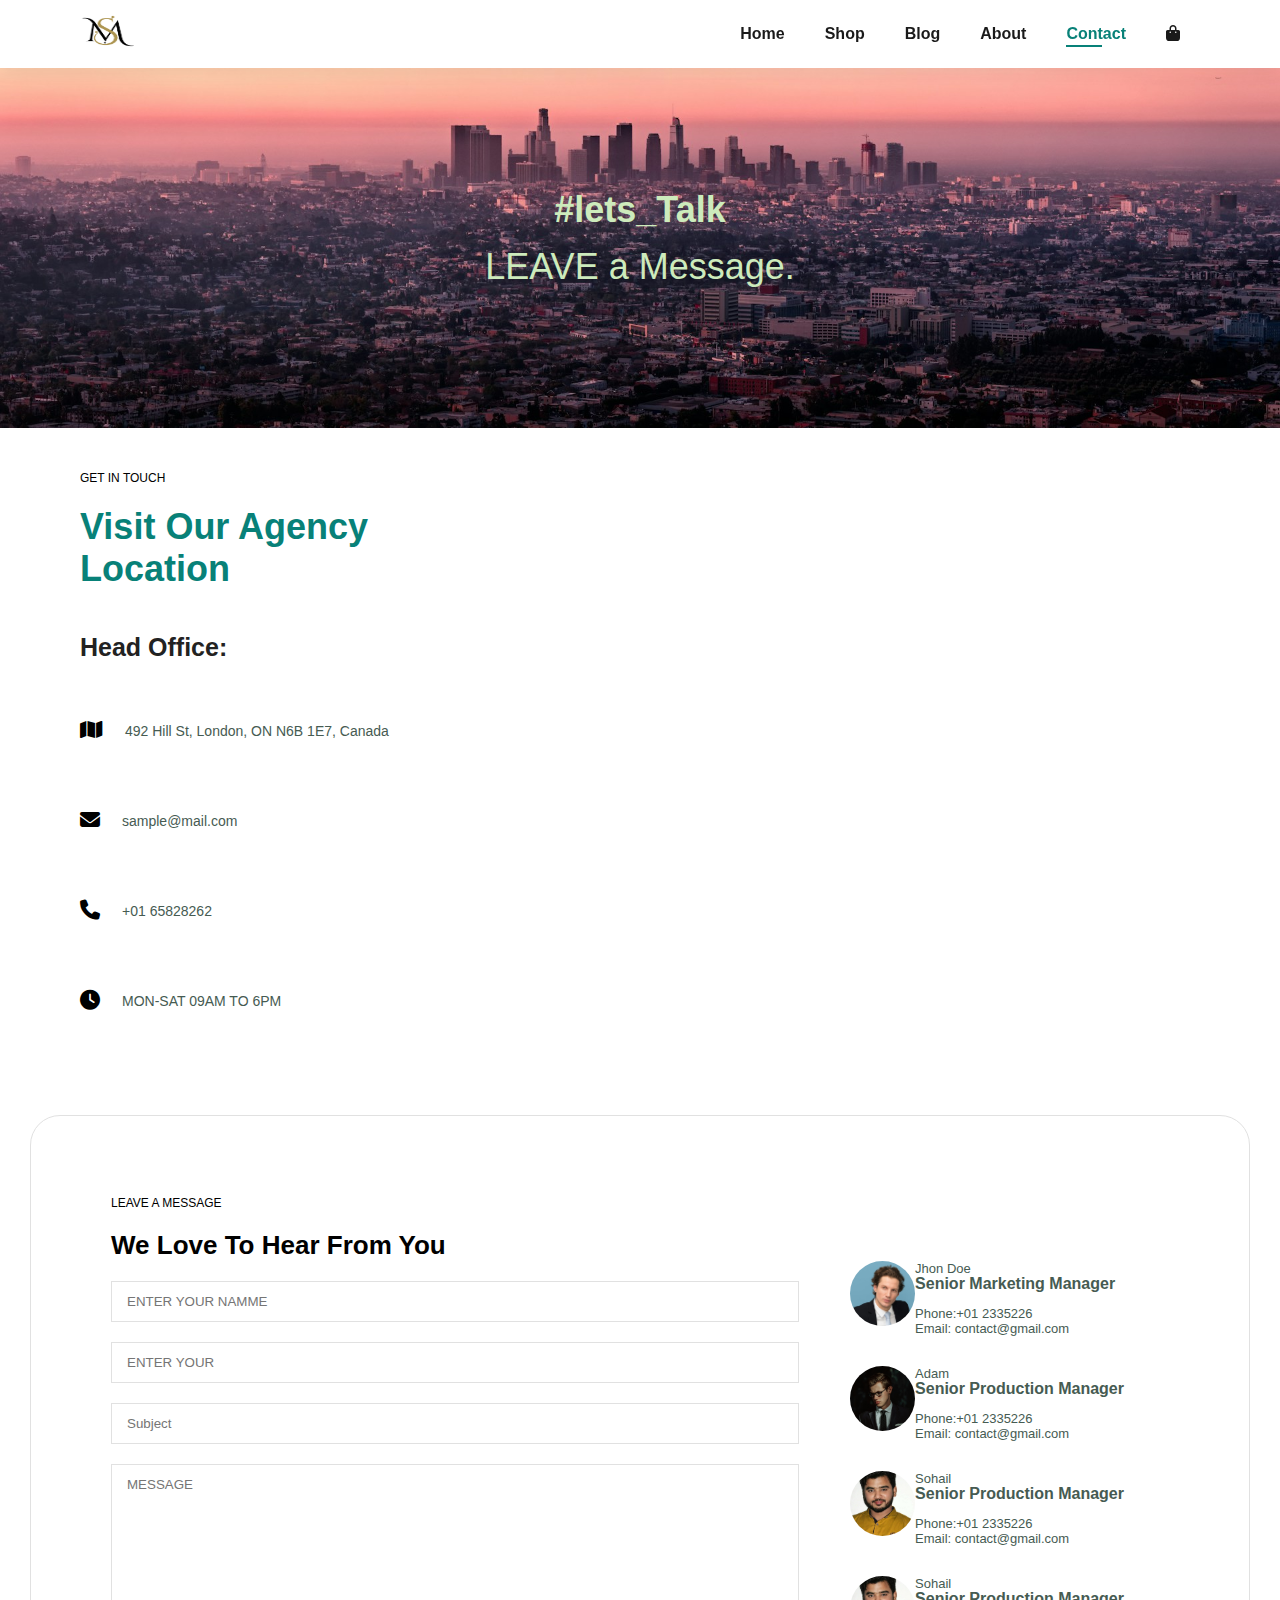
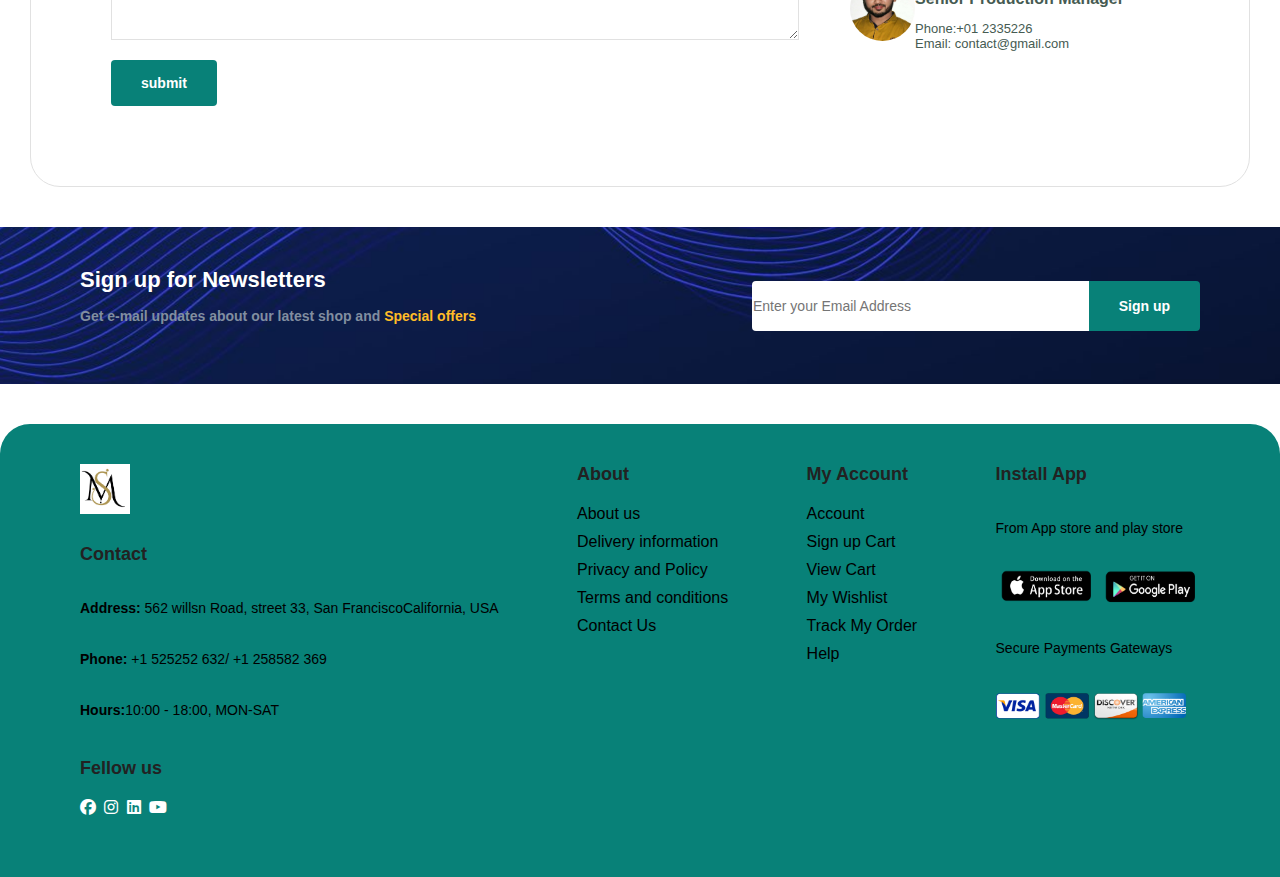
<file: E-commerce/root/pages/contact.html>
<!DOCTYPE html>
<html lang="en">
  <head>
    <meta charset="UTF-8" />
    <meta name="viewport" content="width=device-width, initial-scale=1.0" />
    <title>E-Commernce</title>
    <link rel="stylesheet" href="../css/style.css" />

    <!-- font awsome icon  -->
    <link
      rel="stylesheet"
      href="https://cdnjs.cloudflare.com/ajax/libs/font-awesome/6.5.1/css/all.min.css"
    />
  </head>
  <body>
    <!-- header  -->
    <section id="header">
      <a href=""><img src="../img/sm.png" alt="" srcset="" /></a>
      <div>
        <ul id="navbar">
          <li><a href="../index.html">Home</a></li>
          <li><a href="../pages/shop.html">Shop</a></li>
          <li><a href="../pages/blog.html">Blog</a></li>
          <li><a href="../pages/about.html">About</a></li>
          <li><a class="active" href="../pages/contact.html">Contact</a></li>
          <li>
            <a href="../pages/cart.html"
              ><i class="fa-solid fa-bag-shopping" id="lg-beg"></i
            ></a>
          </li>
          <a href="" id="close"><i class="fa-solid fa-xmark"></i></a>
        </ul>
      </div>
      <div id="mobile">
        <a href="cart.html"><i class="fa-solid fa-bag-shopping"></i></a>
        <i id="bar" class="fa-solid fa-bars"></i>
      </div>
    </section>

    <!-- hero  -->
    <section id="page-header" class="contact-header">
      <h2>#lets_Talk</h2>
      <p>LEAVE a Message.</p>
    </section>
    <!-- location  -->
    <section id="contact-details" class="section-p1">
      <div class="details">
        <span>GET IN TOUCH</span>
        <h2>Visit Our Agency Location</h2>
        <h3>Head Office:</h3>
        <div>
          <li>
            <i class="fa-solid fa-map"></i>
            <p>492 Hill St, London, ON N6B 1E7, Canada</p>
          </li>
          <li>
            <i class="fa-solid fa-envelope"></i>
            <p>sample@mail.com</p>
          </li>
          <li>
            <i class="fa-solid fa-phone"></i>
            <p>+01 65828262</p>
          </li>
          <li>
            <i class="fa-solid fa-clock"></i>
            <p>MON-SAT 09AM TO 6PM</p>
          </li>
        </div>
      </div>
      <div class="map">
        <iframe
          src="https://www.google.com/maps/embed?pb=!1m18!1m12!1m3!1d2918.9507193308173!2d-81.23630522305271!3d42.979311731991146!2m3!1f0!2f0!3f0!3m2!1i1024!2i768!4f13.1!3m3!1m2!1s0x882ef2137cfac32b%3A0x4d71fff662043f0b!2sHvac%20Warehouse%20(The)!5e0!3m2!1sen!2ssg!4v1706216909049!5m2!1sen!2ssg"
          width="600"
          height="450"
          style="border: 0"
          allowfullscreen=""
          loading="lazy"
          referrerpolicy="no-referrer-when-downgrade"
        ></iframe>
      </div>
    </section>
    <!-- leave message  -->
    <section id="form-details">
      <form action="">
        <span>LEAVE A MESSAGE</span>
        <h2>We Love To Hear From You</h2>
        <input type="text" name="" id="" placeholder="ENTER YOUR NAMME" />
        <input type="email" name="" id="" placeholder="ENTER YOUR" />
        <input type="text" name="" id="" placeholder="Subject" />
        <textarea
          name=""
          id=""
          cols="30"
          rows="10"
          placeholder="MESSAGE"
        ></textarea>
        <button type="submit" class="normal">submit</button>
      </form>
      <div class="people">
        <div>
          <img src="../img/jhon.jpg" alt="" />
          <p>
            Jhon Doe <span>Senior Marketing Manager</span>
            <br />
            Phone:+01 2335226 <br />
            Email: contact@gmail.com
          </p>
        </div>
        <div>
          <img src="../img/adam.jpg" alt="" />
          <p>
            Adam <span>Senior Production Manager</span>
            <br />
            Phone:+01 2335226 <br />
            Email: contact@gmail.com
          </p>
        </div>
        <div>
          <img src="../img/sohail 116kb.jpg" alt="" />
          <p>
            Sohail <span>Senior Production Manager</span>
            <br />
            Phone:+01 2335226 <br />
            Email: contact@gmail.com
          </p>
        </div>
        <div>
          <img src="../img/sohail 116kb.jpg" alt="" />
          <p>
            Sohail <span>Senior Production Manager</span>
            <br />
            Phone:+01 2335226 <br />
            Email: contact@gmail.com
          </p>
        </div>
      </div>
    </section>
    <!-- newsletters -->
    <section id="newsletters" class="section-p1 section-m1">
      <div class="newstext">
        <h4>Sign up for Newsletters</h4>
        <p>
          Get e-mail updates about our latest shop and
          <span>Special offers</span>
        </p>
      </div>
      <div class="form">
        <input type="text" placeholder="Enter your Email Address" />
        <button class="normal">Sign up</button>
      </div>
    </section>
    <!-- footer  -->
    <footer class="section-p1">
      <div class="col">
        <img class="logo" src="../img/sm.png" alt="" />
        <h4>Contact</h4>
        <p>
          <strong>Address:</strong> 562 willsn Road, street 33, San
          FranciscoCalifornia, USA
        </p>
        <p><strong>Phone:</strong> +1 525252 632/ +1 258582 369</p>
        <p><strong>Hours:</strong>10:00 - 18:00, MON-SAT</p>
        <div class="fellow">
          <h4>Fellow us</h4>
          <div class="icon">
            <i class="fa-brands fa-facebook"></i>
            <i class="fa-brands fa-instagram"></i>
            <i class="fa-brands fa-linkedin"></i>
            <i class="fa-brands fa-youtube"></i>
          </div>
        </div>
      </div>
      <div class="col">
        <h4>About</h4>
        <a href="">About us</a>
        <a href="">Delivery information</a>
        <a href="">Privacy and Policy</a>
        <a href="">Terms and conditions</a>
        <a href="">Contact Us</a>
      </div>
      <div class="col">
        <h4>My Account</h4>
        <a href="">Account</a>
        <a href="">Sign up Cart</a>
        <a href="">View Cart</a>
        <a href="">My Wishlist</a>
        <a href="">Track My Order</a>
        <a href="">Help</a>
      </div>
      <div class="col install">
        <h4>Install App</h4>
        <p>From App store and play store</p>
        <div class="row">
          <img src="../img/apple store icons.png" alt="" />
          <img src="../img/google store icons.png" alt="" />
        </div>
        <p>Secure Payments Gateways</p>
        <img src="../img/payments.png" alt="" />
      </div>
    </footer>
    <script src="../script/script.js"></script>
  </body>
</html>
</file>
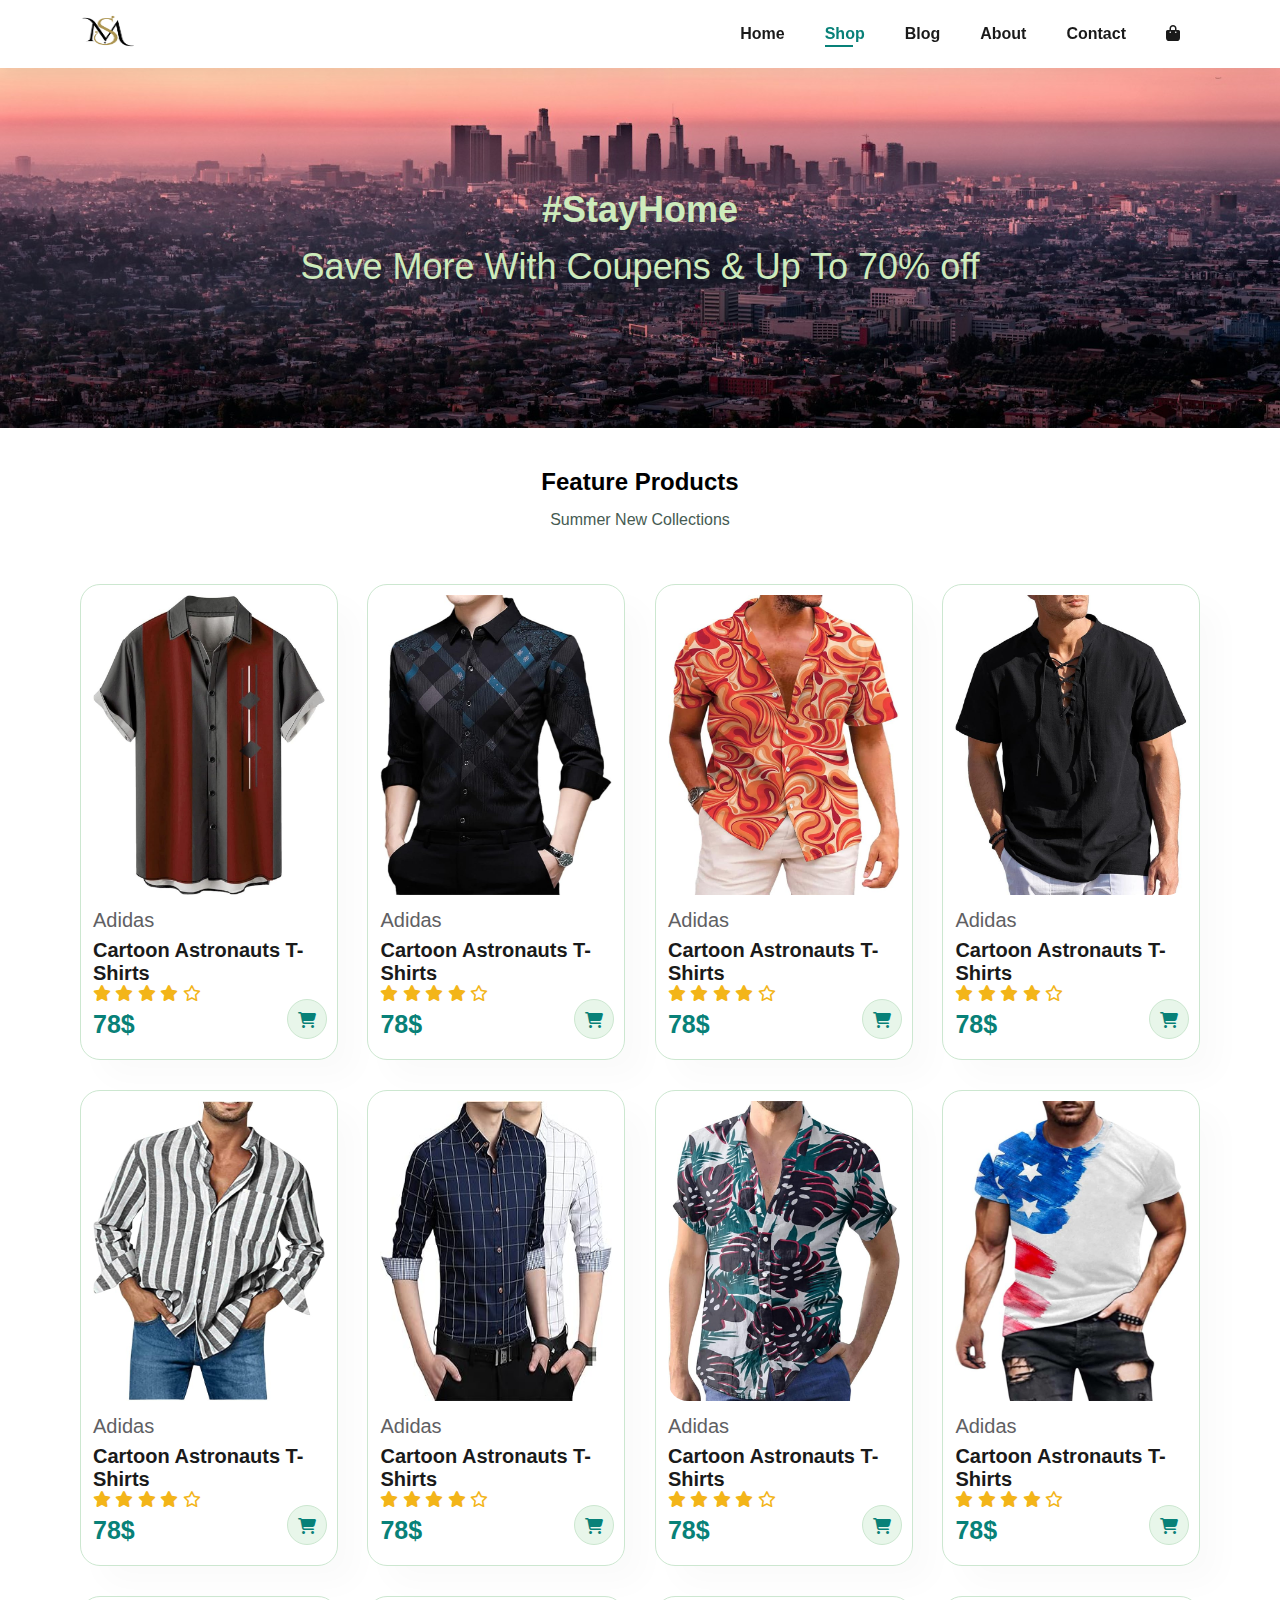
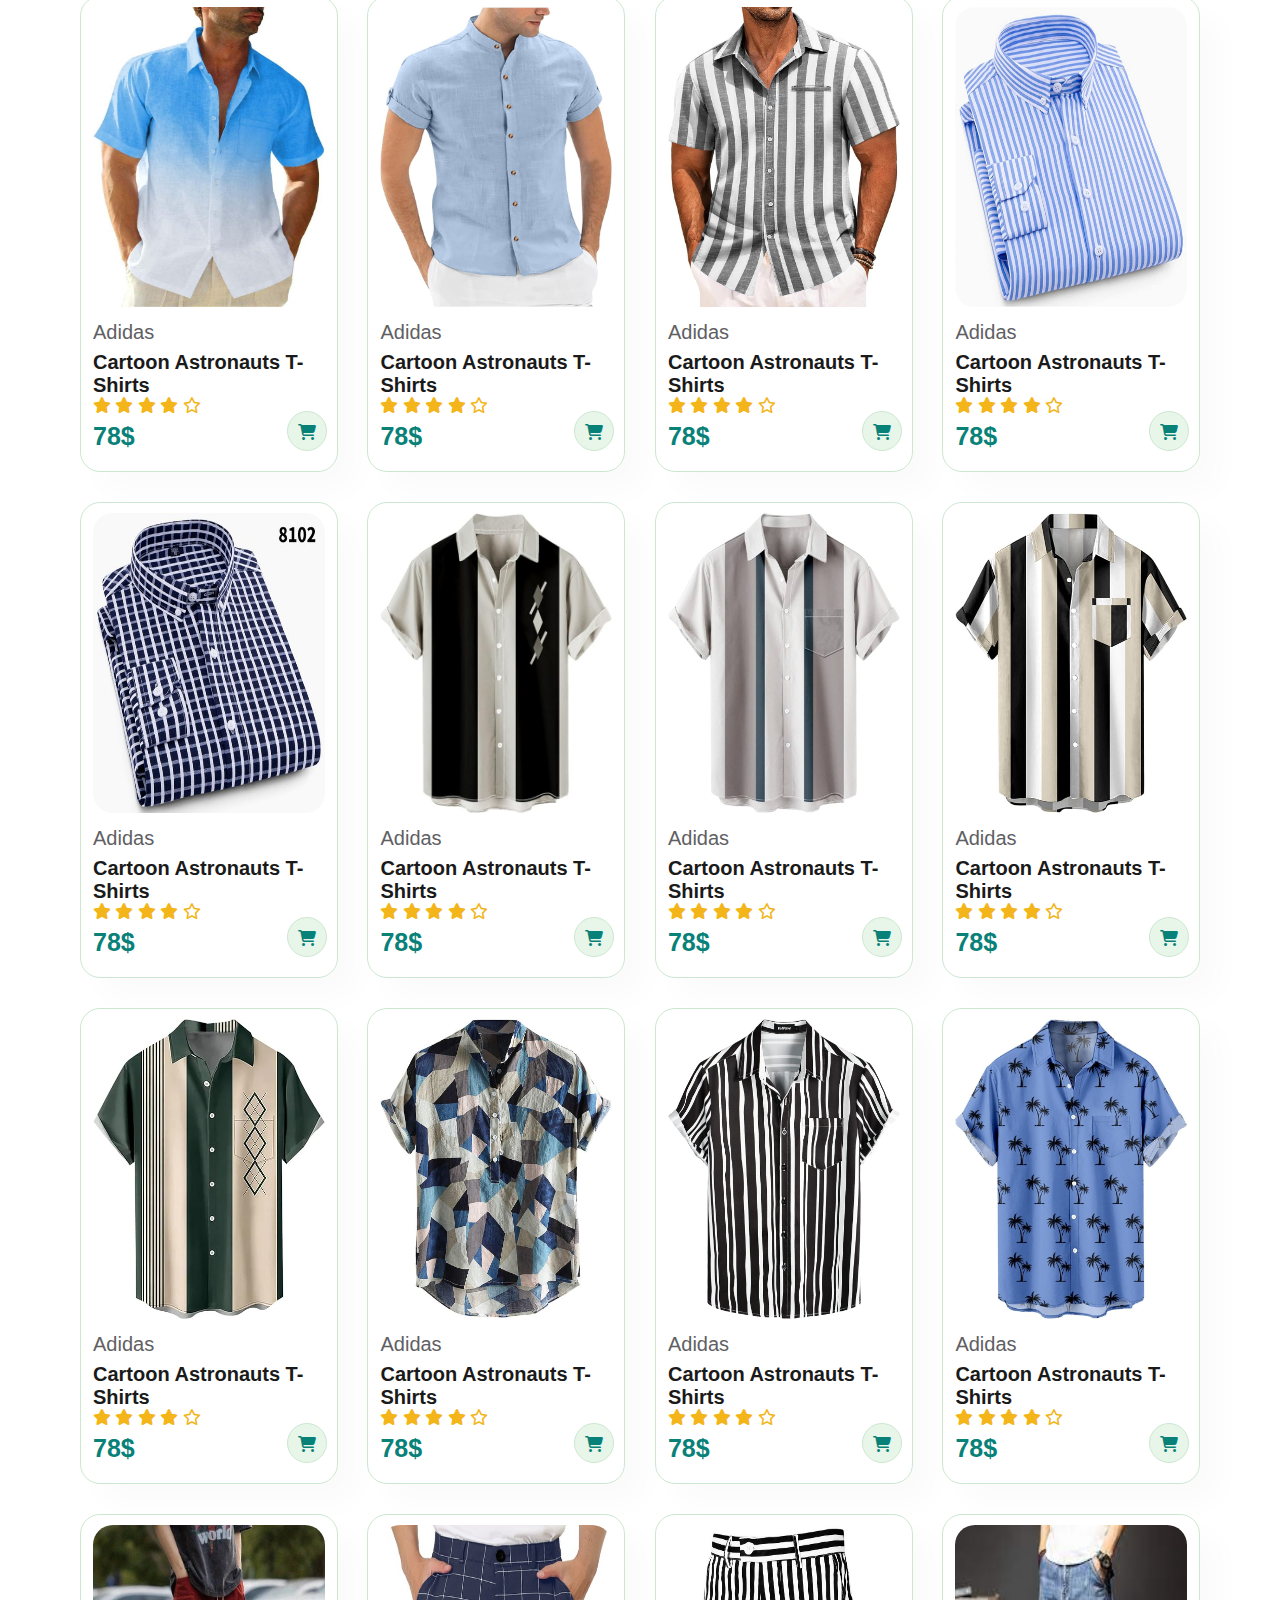
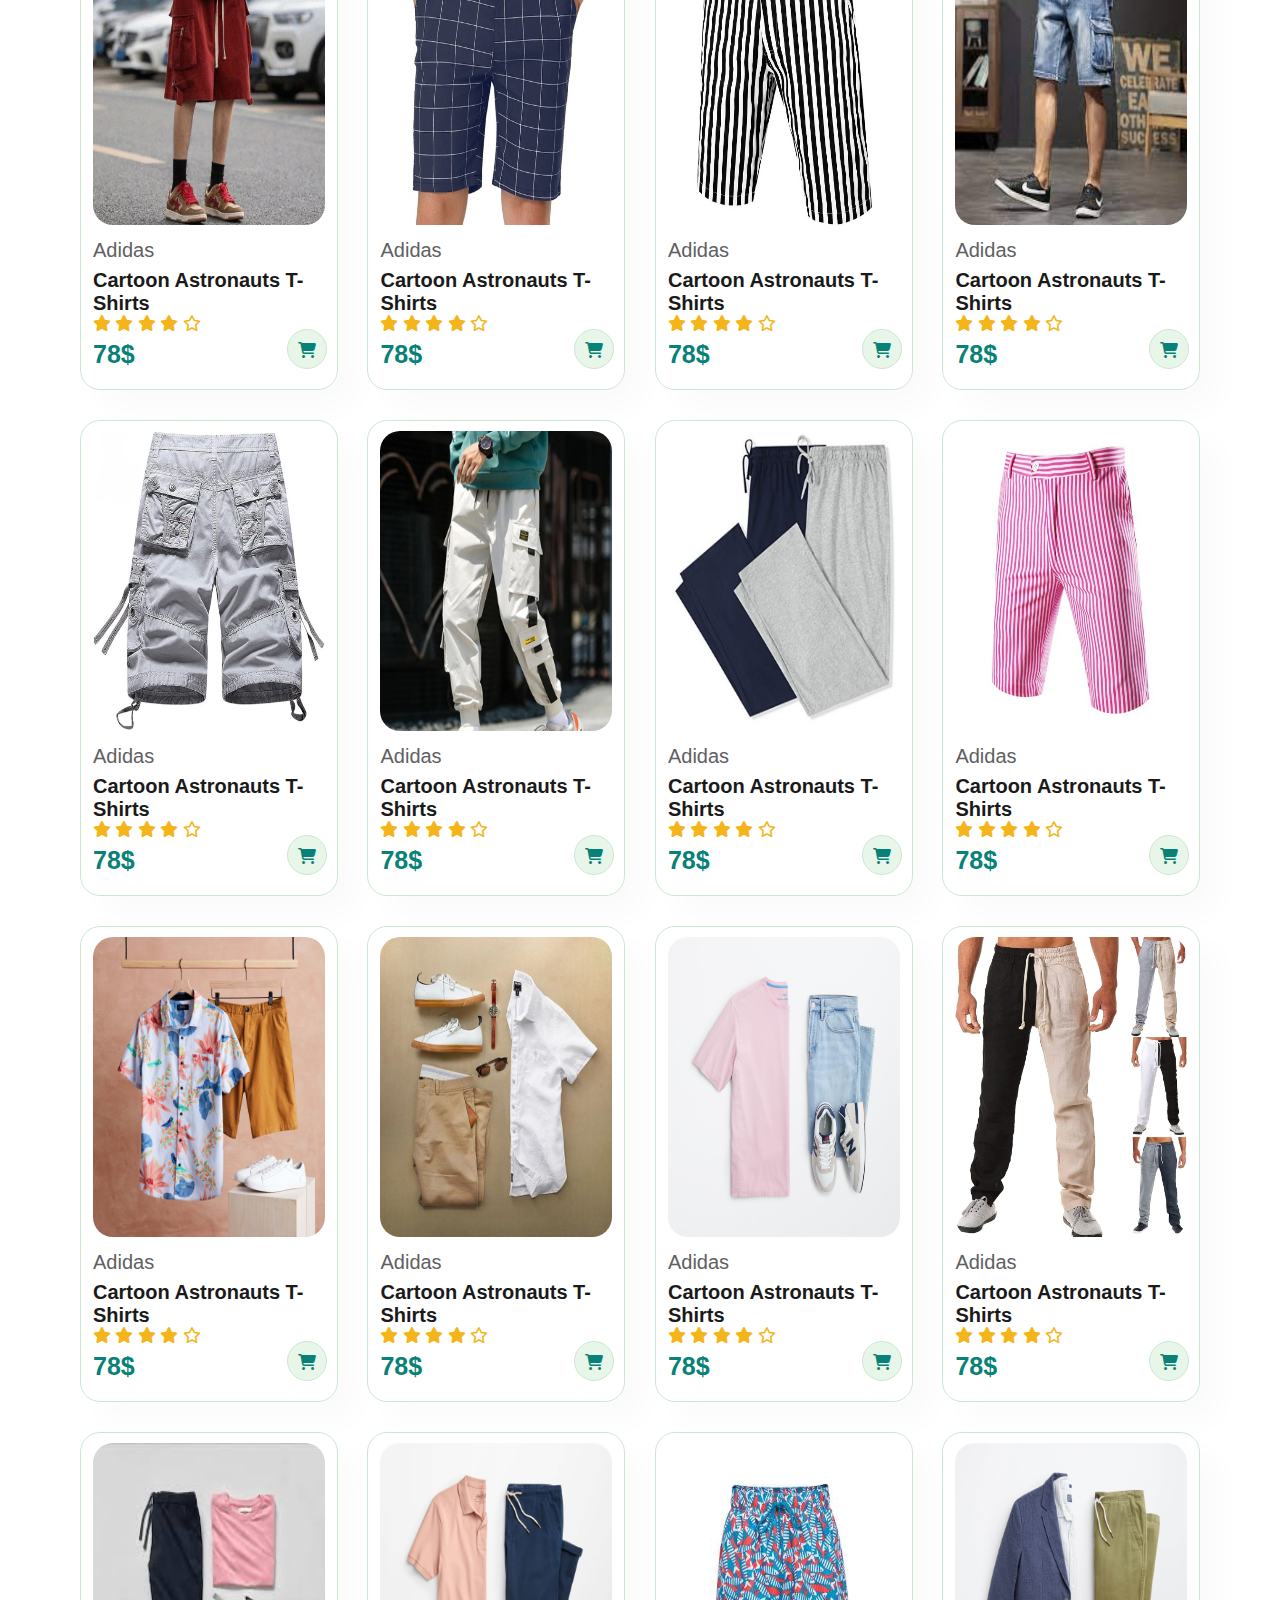
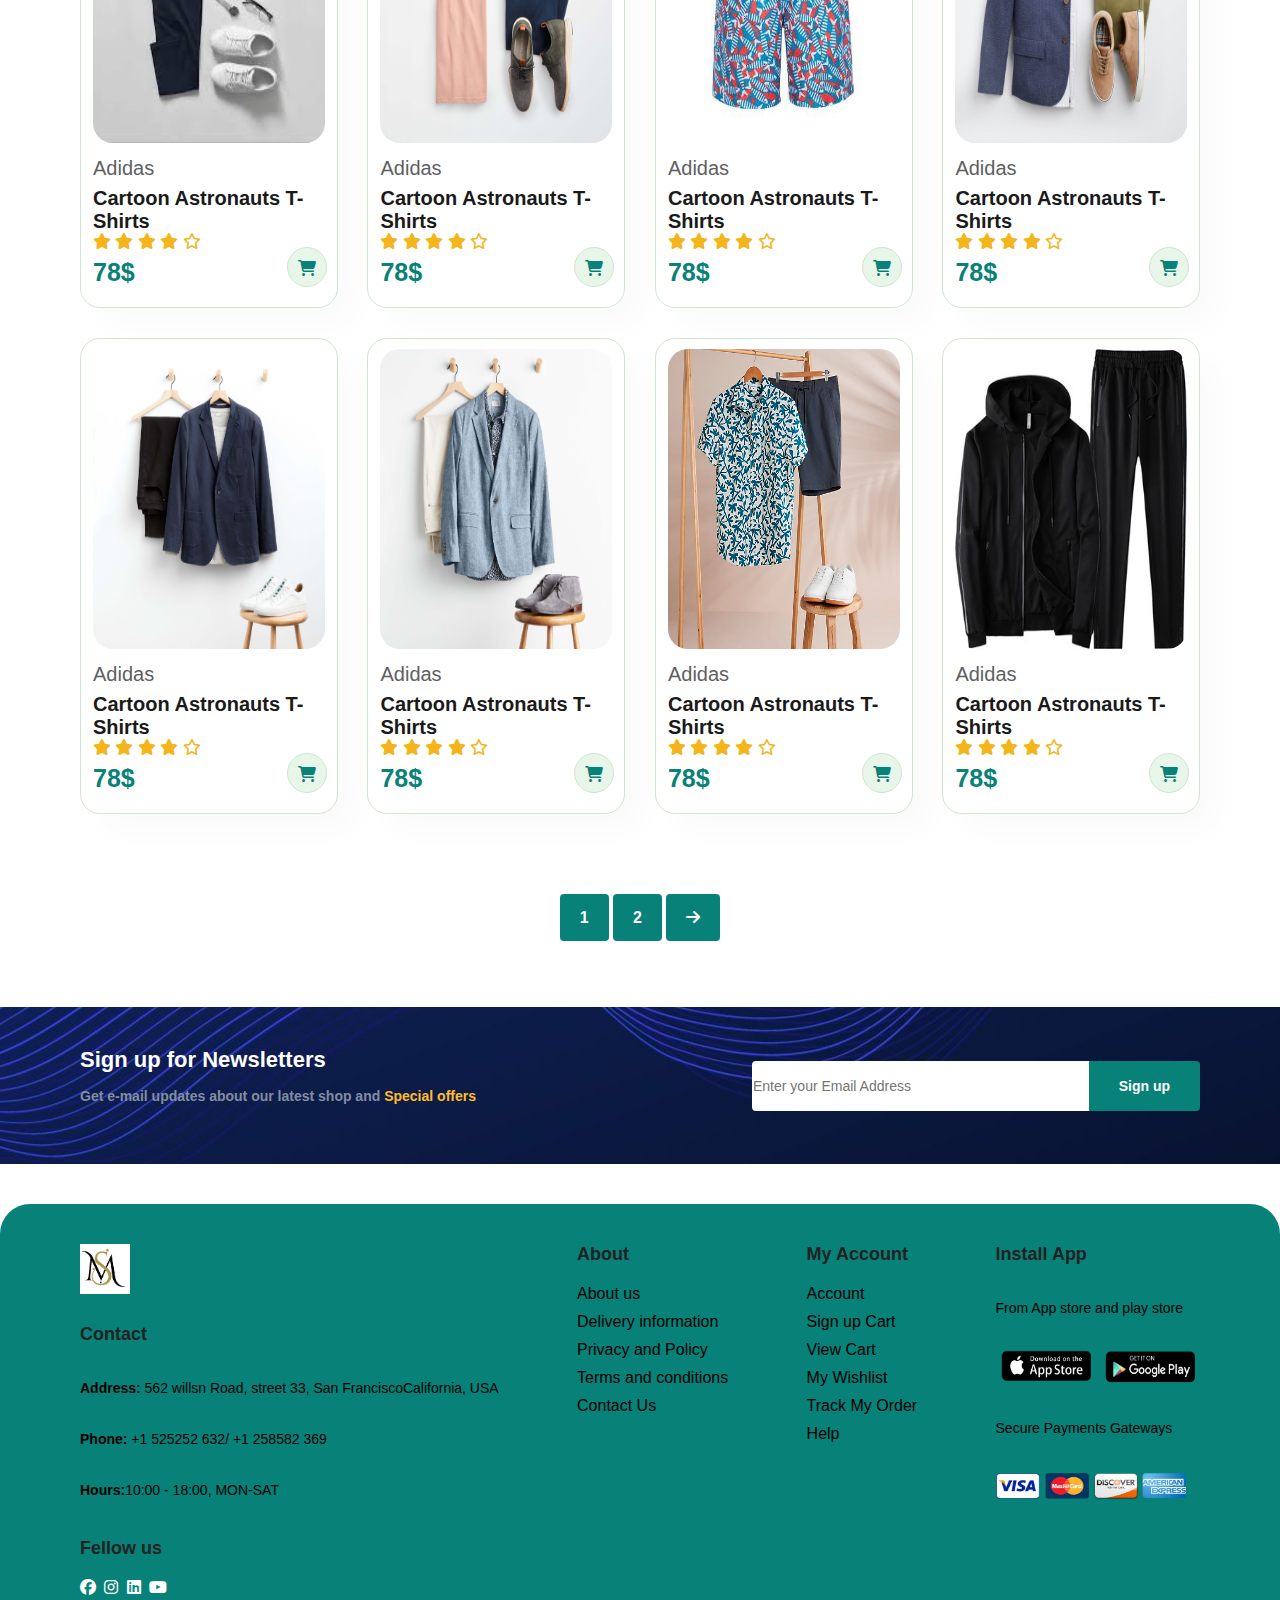
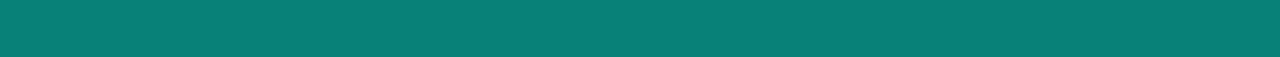
<file: E-commerce/root/pages/shop.html>
<!DOCTYPE html>
<html lang="en">
  <head>
    <meta charset="UTF-8" />
    <meta name="viewport" content="width=device-width, initial-scale=1.0" />
    <title>E-Commernce</title>
    <link rel="stylesheet" href="../css/style.css" />

    <!-- font awsome icon  -->
    <link
      rel="stylesheet"
      href="https://cdnjs.cloudflare.com/ajax/libs/font-awesome/6.5.1/css/all.min.css"
    />
  </head>
  <body>
    <!-- header  -->
    <section id="header">
      <a href=""><img src="../img/sm.png" alt="" srcset="" /></a>
      <div>
        <ul id="navbar">
          <li><a href="../index.html">Home</a></li>
          <li><a class="active" href="../pages/shop.html">Shop</a></li>
          <li><a href="../pages/blog.html">Blog</a></li>
          <li><a href="../pages/about.html">About</a></li>
          <li><a href="../pages/contact.html">Contact</a></li>
          <li>
            <a href="../pages/cart.html"
              ><i class="fa-solid fa-bag-shopping" id="lg-beg"></i
            ></a>
          </li>
          <a href="" id="close"><i class="fa-solid fa-xmark"></i></a>
        </ul>
      </div>
      <div id="mobile">
        <a href="cart.html"><i class="fa-solid fa-bag-shopping"></i></a>
        <i id="bar" class="fa-solid fa-bars"></i>
      </div>
    </section>

    <!-- hero  -->
    <section id="page-header">
      <h2>#StayHome</h2>
      <p>Save More With Coupens & Up To 70% off</p>
    </section>
    <!-- Products -->
    <section id="Product1" class="section-p1">
      <h2>Feature Products</h2>
      <p>Summer New Collections</p>
      <div class="pro-container">
        <div class="pro" onclick="window.location.href='sproduct.html';">
          <img src="../img/9.jpg" alt="" />
          <div class="des">
            <span>Adidas</span>
            <h5>Cartoon Astronauts T-Shirts</h5>
            <div class="stars">
              <i class="fa-solid fa-star"></i>
              <i class="fa-solid fa-star"></i>
              <i class="fa-solid fa-star"></i>
              <i class="fa-solid fa-star"></i>
              <i class="fa-regular fa-star"></i>
            </div>
            <h4>78$</h4>
          </div>
          <i class="fa-solid fa-cart-shopping" id="cart"></i>
        </div>
        <div class="pro">
          <img src="../img/2.jpg" alt="" />
          <div class="des">
            <span>Adidas</span>
            <h5>Cartoon Astronauts T-Shirts</h5>
            <div class="stars">
              <i class="fa-solid fa-star"></i>
              <i class="fa-solid fa-star"></i>
              <i class="fa-solid fa-star"></i>
              <i class="fa-solid fa-star"></i>
              <i class="fa-regular fa-star"></i>
            </div>
            <h4>78$</h4>
          </div>
          <i class="fa-solid fa-cart-shopping" id="cart"></i>
        </div>
        <div class="pro">
          <img src="../img/6.jpg" alt="" />
          <div class="des">
            <span>Adidas</span>
            <h5>Cartoon Astronauts T-Shirts</h5>
            <div class="stars">
              <i class="fa-solid fa-star"></i>
              <i class="fa-solid fa-star"></i>
              <i class="fa-solid fa-star"></i>
              <i class="fa-solid fa-star"></i>
              <i class="fa-regular fa-star"></i>
            </div>
            <h4>78$</h4>
          </div>
          <i class="fa-solid fa-cart-shopping" id="cart"></i>
        </div>
        <div class="pro">
          <img src="../img/7.jpg" alt="" />
          <div class="des">
            <span>Adidas</span>
            <h5>Cartoon Astronauts T-Shirts</h5>
            <div class="stars">
              <i class="fa-solid fa-star"></i>
              <i class="fa-solid fa-star"></i>
              <i class="fa-solid fa-star"></i>
              <i class="fa-solid fa-star"></i>
              <i class="fa-regular fa-star"></i>
            </div>
            <h4>78$</h4>
          </div>
          <i class="fa-solid fa-cart-shopping" id="cart"></i>
        </div>
        <div class="pro">
          <img src="../img/8.jpg" alt="" />
          <div class="des">
            <span>Adidas</span>
            <h5>Cartoon Astronauts T-Shirts</h5>
            <div class="stars">
              <i class="fa-solid fa-star"></i>
              <i class="fa-solid fa-star"></i>
              <i class="fa-solid fa-star"></i>
              <i class="fa-solid fa-star"></i>
              <i class="fa-regular fa-star"></i>
            </div>
            <h4>78$</h4>
          </div>
          <i class="fa-solid fa-cart-shopping" id="cart"></i>
        </div>
        <div class="pro">
          <img src="../img/1.jpg" alt="" />
          <div class="des">
            <span>Adidas</span>
            <h5>Cartoon Astronauts T-Shirts</h5>
            <div class="stars">
              <i class="fa-solid fa-star"></i>
              <i class="fa-solid fa-star"></i>
              <i class="fa-solid fa-star"></i>
              <i class="fa-solid fa-star"></i>
              <i class="fa-regular fa-star"></i>
            </div>
            <h4>78$</h4>
          </div>
          <i class="fa-solid fa-cart-shopping" id="cart"></i>
        </div>
        <div class="pro">
          <img src="../img/10.jpg" alt="" />
          <div class="des">
            <span>Adidas</span>
            <h5>Cartoon Astronauts T-Shirts</h5>
            <div class="stars">
              <i class="fa-solid fa-star"></i>
              <i class="fa-solid fa-star"></i>
              <i class="fa-solid fa-star"></i>
              <i class="fa-solid fa-star"></i>
              <i class="fa-regular fa-star"></i>
            </div>
            <h4>78$</h4>
          </div>
          <i class="fa-solid fa-cart-shopping" id="cart"></i>
        </div>
        <div class="pro">
          <img src="../img/11.jpg" alt="" />
          <div class="des">
            <span>Adidas</span>
            <h5>Cartoon Astronauts T-Shirts</h5>
            <div class="stars">
              <i class="fa-solid fa-star"></i>
              <i class="fa-solid fa-star"></i>
              <i class="fa-solid fa-star"></i>
              <i class="fa-solid fa-star"></i>
              <i class="fa-regular fa-star"></i>
            </div>
            <h4>78$</h4>
          </div>
          <i class="fa-solid fa-cart-shopping" id="cart"></i>
        </div>
        <div class="pro">
          <img src="../img/12.jpg" alt="" />
          <div class="des">
            <span>Adidas</span>
            <h5>Cartoon Astronauts T-Shirts</h5>
            <div class="stars">
              <i class="fa-solid fa-star"></i>
              <i class="fa-solid fa-star"></i>
              <i class="fa-solid fa-star"></i>
              <i class="fa-solid fa-star"></i>
              <i class="fa-regular fa-star"></i>
            </div>
            <h4>78$</h4>
          </div>
          <i class="fa-solid fa-cart-shopping" id="cart"></i>
        </div>
        <div class="pro">
          <img src="../img/13.jpg" alt="" />
          <div class="des">
            <span>Adidas</span>
            <h5>Cartoon Astronauts T-Shirts</h5>
            <div class="stars">
              <i class="fa-solid fa-star"></i>
              <i class="fa-solid fa-star"></i>
              <i class="fa-solid fa-star"></i>
              <i class="fa-solid fa-star"></i>
              <i class="fa-regular fa-star"></i>
            </div>
            <h4>78$</h4>
          </div>
          <i class="fa-solid fa-cart-shopping" id="cart"></i>
        </div>
        <div class="pro">
          <img src="../img/14.jpg" alt="" />
          <div class="des">
            <span>Adidas</span>
            <h5>Cartoon Astronauts T-Shirts</h5>
            <div class="stars">
              <i class="fa-solid fa-star"></i>
              <i class="fa-solid fa-star"></i>
              <i class="fa-solid fa-star"></i>
              <i class="fa-solid fa-star"></i>
              <i class="fa-regular fa-star"></i>
            </div>
            <h4>78$</h4>
          </div>
          <i class="fa-solid fa-cart-shopping" id="cart"></i>
        </div>
        <div class="pro">
          <img src="../img/15.jpg" alt="" />
          <div class="des">
            <span>Adidas</span>
            <h5>Cartoon Astronauts T-Shirts</h5>
            <div class="stars">
              <i class="fa-solid fa-star"></i>
              <i class="fa-solid fa-star"></i>
              <i class="fa-solid fa-star"></i>
              <i class="fa-solid fa-star"></i>
              <i class="fa-regular fa-star"></i>
            </div>
            <h4>78$</h4>
          </div>
          <i class="fa-solid fa-cart-shopping" id="cart"></i>
        </div>
        <div class="pro">
          <img src="../img/16.jpg" alt="" />
          <div class="des">
            <span>Adidas</span>
            <h5>Cartoon Astronauts T-Shirts</h5>
            <div class="stars">
              <i class="fa-solid fa-star"></i>
              <i class="fa-solid fa-star"></i>
              <i class="fa-solid fa-star"></i>
              <i class="fa-solid fa-star"></i>
              <i class="fa-regular fa-star"></i>
            </div>
            <h4>78$</h4>
          </div>
          <i class="fa-solid fa-cart-shopping" id="cart"></i>
        </div>
        <div class="pro">
          <img src="../img/17.jpg" alt="" />
          <div class="des">
            <span>Adidas</span>
            <h5>Cartoon Astronauts T-Shirts</h5>
            <div class="stars">
              <i class="fa-solid fa-star"></i>
              <i class="fa-solid fa-star"></i>
              <i class="fa-solid fa-star"></i>
              <i class="fa-solid fa-star"></i>
              <i class="fa-regular fa-star"></i>
            </div>
            <h4>78$</h4>
          </div>
          <i class="fa-solid fa-cart-shopping" id="cart"></i>
        </div>
        <div class="pro">
          <img src="../img/18.jpg" alt="" />
          <div class="des">
            <span>Adidas</span>
            <h5>Cartoon Astronauts T-Shirts</h5>
            <div class="stars">
              <i class="fa-solid fa-star"></i>
              <i class="fa-solid fa-star"></i>
              <i class="fa-solid fa-star"></i>
              <i class="fa-solid fa-star"></i>
              <i class="fa-regular fa-star"></i>
            </div>
            <h4>78$</h4>
          </div>
          <i class="fa-solid fa-cart-shopping" id="cart"></i>
        </div>
        <div class="pro">
          <img src="../img/19.jpg" alt="" />
          <div class="des">
            <span>Adidas</span>
            <h5>Cartoon Astronauts T-Shirts</h5>
            <div class="stars">
              <i class="fa-solid fa-star"></i>
              <i class="fa-solid fa-star"></i>
              <i class="fa-solid fa-star"></i>
              <i class="fa-solid fa-star"></i>
              <i class="fa-regular fa-star"></i>
            </div>
            <h4>78$</h4>
          </div>
          <i class="fa-solid fa-cart-shopping" id="cart"></i>
        </div>
        <div class="pro">
          <img src="../img/20.jpg" alt="" />
          <div class="des">
            <span>Adidas</span>
            <h5>Cartoon Astronauts T-Shirts</h5>
            <div class="stars">
              <i class="fa-solid fa-star"></i>
              <i class="fa-solid fa-star"></i>
              <i class="fa-solid fa-star"></i>
              <i class="fa-solid fa-star"></i>
              <i class="fa-regular fa-star"></i>
            </div>
            <h4>78$</h4>
          </div>
          <i class="fa-solid fa-cart-shopping" id="cart"></i>
        </div>
        <div class="pro">
          <img src="../img/21.jpg" alt="" />
          <div class="des">
            <span>Adidas</span>
            <h5>Cartoon Astronauts T-Shirts</h5>
            <div class="stars">
              <i class="fa-solid fa-star"></i>
              <i class="fa-solid fa-star"></i>
              <i class="fa-solid fa-star"></i>
              <i class="fa-solid fa-star"></i>
              <i class="fa-regular fa-star"></i>
            </div>
            <h4>78$</h4>
          </div>
          <i class="fa-solid fa-cart-shopping" id="cart"></i>
        </div>
        <div class="pro">
          <img src="../img/22.jpg" alt="" />
          <div class="des">
            <span>Adidas</span>
            <h5>Cartoon Astronauts T-Shirts</h5>
            <div class="stars">
              <i class="fa-solid fa-star"></i>
              <i class="fa-solid fa-star"></i>
              <i class="fa-solid fa-star"></i>
              <i class="fa-solid fa-star"></i>
              <i class="fa-regular fa-star"></i>
            </div>
            <h4>78$</h4>
          </div>
          <i class="fa-solid fa-cart-shopping" id="cart"></i>
        </div>
        <div class="pro">
          <img src="../img/23.jpg" alt="" />
          <div class="des">
            <span>Adidas</span>
            <h5>Cartoon Astronauts T-Shirts</h5>
            <div class="stars">
              <i class="fa-solid fa-star"></i>
              <i class="fa-solid fa-star"></i>
              <i class="fa-solid fa-star"></i>
              <i class="fa-solid fa-star"></i>
              <i class="fa-regular fa-star"></i>
            </div>
            <h4>78$</h4>
          </div>
          <i class="fa-solid fa-cart-shopping" id="cart"></i>
        </div>
        <div class="pro">
          <img src="../img/24.jpg" alt="" />
          <div class="des">
            <span>Adidas</span>
            <h5>Cartoon Astronauts T-Shirts</h5>
            <div class="stars">
              <i class="fa-solid fa-star"></i>
              <i class="fa-solid fa-star"></i>
              <i class="fa-solid fa-star"></i>
              <i class="fa-solid fa-star"></i>
              <i class="fa-regular fa-star"></i>
            </div>
            <h4>78$</h4>
          </div>
          <i class="fa-solid fa-cart-shopping" id="cart"></i>
        </div>
        <div class="pro">
          <img src="../img/25.jpg" alt="" />
          <div class="des">
            <span>Adidas</span>
            <h5>Cartoon Astronauts T-Shirts</h5>
            <div class="stars">
              <i class="fa-solid fa-star"></i>
              <i class="fa-solid fa-star"></i>
              <i class="fa-solid fa-star"></i>
              <i class="fa-solid fa-star"></i>
              <i class="fa-regular fa-star"></i>
            </div>
            <h4>78$</h4>
          </div>
          <i class="fa-solid fa-cart-shopping" id="cart"></i>
        </div>
        <div class="pro">
          <img src="../img/26.jpg" alt="" />
          <div class="des">
            <span>Adidas</span>
            <h5>Cartoon Astronauts T-Shirts</h5>
            <div class="stars">
              <i class="fa-solid fa-star"></i>
              <i class="fa-solid fa-star"></i>
              <i class="fa-solid fa-star"></i>
              <i class="fa-solid fa-star"></i>
              <i class="fa-regular fa-star"></i>
            </div>
            <h4>78$</h4>
          </div>
          <i class="fa-solid fa-cart-shopping" id="cart"></i>
        </div>
        <div class="pro">
          <img src="../img/27.jpg" alt="" />
          <div class="des">
            <span>Adidas</span>
            <h5>Cartoon Astronauts T-Shirts</h5>
            <div class="stars">
              <i class="fa-solid fa-star"></i>
              <i class="fa-solid fa-star"></i>
              <i class="fa-solid fa-star"></i>
              <i class="fa-solid fa-star"></i>
              <i class="fa-regular fa-star"></i>
            </div>
            <h4>78$</h4>
          </div>
          <i class="fa-solid fa-cart-shopping" id="cart"></i>
        </div>
        <div class="pro">
          <img src="../img/28.jpg" alt="" />
          <div class="des">
            <span>Adidas</span>
            <h5>Cartoon Astronauts T-Shirts</h5>
            <div class="stars">
              <i class="fa-solid fa-star"></i>
              <i class="fa-solid fa-star"></i>
              <i class="fa-solid fa-star"></i>
              <i class="fa-solid fa-star"></i>
              <i class="fa-regular fa-star"></i>
            </div>
            <h4>78$</h4>
          </div>
          <i class="fa-solid fa-cart-shopping" id="cart"></i>
        </div>
        <div class="pro">
          <img src="../img/29.jpg" alt="" />
          <div class="des">
            <span>Adidas</span>
            <h5>Cartoon Astronauts T-Shirts</h5>
            <div class="stars">
              <i class="fa-solid fa-star"></i>
              <i class="fa-solid fa-star"></i>
              <i class="fa-solid fa-star"></i>
              <i class="fa-solid fa-star"></i>
              <i class="fa-regular fa-star"></i>
            </div>
            <h4>78$</h4>
          </div>
          <i class="fa-solid fa-cart-shopping" id="cart"></i>
        </div>
        <div class="pro">
          <img src="../img/30.jpg" alt="" />
          <div class="des">
            <span>Adidas</span>
            <h5>Cartoon Astronauts T-Shirts</h5>
            <div class="stars">
              <i class="fa-solid fa-star"></i>
              <i class="fa-solid fa-star"></i>
              <i class="fa-solid fa-star"></i>
              <i class="fa-solid fa-star"></i>
              <i class="fa-regular fa-star"></i>
            </div>
            <h4>78$</h4>
          </div>
          <i class="fa-solid fa-cart-shopping" id="cart"></i>
        </div>
        <div class="pro">
          <img src="../img/31.jpg" alt="" />
          <div class="des">
            <span>Adidas</span>
            <h5>Cartoon Astronauts T-Shirts</h5>
            <div class="stars">
              <i class="fa-solid fa-star"></i>
              <i class="fa-solid fa-star"></i>
              <i class="fa-solid fa-star"></i>
              <i class="fa-solid fa-star"></i>
              <i class="fa-regular fa-star"></i>
            </div>
            <h4>78$</h4>
          </div>
          <i class="fa-solid fa-cart-shopping" id="cart"></i>
        </div>
        <div class="pro">
          <img src="../img/32.jpg" alt="" />
          <div class="des">
            <span>Adidas</span>
            <h5>Cartoon Astronauts T-Shirts</h5>
            <div class="stars">
              <i class="fa-solid fa-star"></i>
              <i class="fa-solid fa-star"></i>
              <i class="fa-solid fa-star"></i>
              <i class="fa-solid fa-star"></i>
              <i class="fa-regular fa-star"></i>
            </div>
            <h4>78$</h4>
          </div>
          <i class="fa-solid fa-cart-shopping" id="cart"></i>
        </div>
        <div class="pro">
          <img src="../img/33.jpg" alt="" />
          <div class="des">
            <span>Adidas</span>
            <h5>Cartoon Astronauts T-Shirts</h5>
            <div class="stars">
              <i class="fa-solid fa-star"></i>
              <i class="fa-solid fa-star"></i>
              <i class="fa-solid fa-star"></i>
              <i class="fa-solid fa-star"></i>
              <i class="fa-regular fa-star"></i>
            </div>
            <h4>78$</h4>
          </div>
          <i class="fa-solid fa-cart-shopping" id="cart"></i>
        </div>
        <div class="pro">
          <img src="../img/34.jpg" alt="" />
          <div class="des">
            <span>Adidas</span>
            <h5>Cartoon Astronauts T-Shirts</h5>
            <div class="stars">
              <i class="fa-solid fa-star"></i>
              <i class="fa-solid fa-star"></i>
              <i class="fa-solid fa-star"></i>
              <i class="fa-solid fa-star"></i>
              <i class="fa-regular fa-star"></i>
            </div>
            <h4>78$</h4>
          </div>
          <i class="fa-solid fa-cart-shopping" id="cart"></i>
        </div>
        <div class="pro">
          <img src="../img/35.jpg" alt="" />
          <div class="des">
            <span>Adidas</span>
            <h5>Cartoon Astronauts T-Shirts</h5>
            <div class="stars">
              <i class="fa-solid fa-star"></i>
              <i class="fa-solid fa-star"></i>
              <i class="fa-solid fa-star"></i>
              <i class="fa-solid fa-star"></i>
              <i class="fa-regular fa-star"></i>
            </div>
            <h4>78$</h4>
          </div>
          <i class="fa-solid fa-cart-shopping" id="cart"></i>
        </div>
        <div class="pro">
          <img src="../img/36.jpg" alt="" />
          <div class="des">
            <span>Adidas</span>
            <h5>Cartoon Astronauts T-Shirts</h5>
            <div class="stars">
              <i class="fa-solid fa-star"></i>
              <i class="fa-solid fa-star"></i>
              <i class="fa-solid fa-star"></i>
              <i class="fa-solid fa-star"></i>
              <i class="fa-regular fa-star"></i>
            </div>
            <h4>78$</h4>
          </div>
          <i class="fa-solid fa-cart-shopping" id="cart"></i>
        </div>
        <div class="pro">
          <img src="../img/37.jpg" alt="" />
          <div class="des">
            <span>Adidas</span>
            <h5>Cartoon Astronauts T-Shirts</h5>
            <div class="stars">
              <i class="fa-solid fa-star"></i>
              <i class="fa-solid fa-star"></i>
              <i class="fa-solid fa-star"></i>
              <i class="fa-solid fa-star"></i>
              <i class="fa-regular fa-star"></i>
            </div>
            <h4>78$</h4>
          </div>
          <i class="fa-solid fa-cart-shopping" id="cart"></i>
        </div>
        <div class="pro">
          <img src="../img/38.jpg" alt="" />
          <div class="des">
            <span>Adidas</span>
            <h5>Cartoon Astronauts T-Shirts</h5>
            <div class="stars">
              <i class="fa-solid fa-star"></i>
              <i class="fa-solid fa-star"></i>
              <i class="fa-solid fa-star"></i>
              <i class="fa-solid fa-star"></i>
              <i class="fa-regular fa-star"></i>
            </div>
            <h4>78$</h4>
          </div>
          <i class="fa-solid fa-cart-shopping" id="cart"></i>
        </div>
        <div class="pro">
          <img src="../img/39.jpg" alt="" />
          <div class="des">
            <span>Adidas</span>
            <h5>Cartoon Astronauts T-Shirts</h5>
            <div class="stars">
              <i class="fa-solid fa-star"></i>
              <i class="fa-solid fa-star"></i>
              <i class="fa-solid fa-star"></i>
              <i class="fa-solid fa-star"></i>
              <i class="fa-regular fa-star"></i>
            </div>
            <h4>78$</h4>
          </div>
          <i class="fa-solid fa-cart-shopping" id="cart"></i>
        </div>
        <div class="pro">
          <img src="../img/40.jpg" alt="" />
          <div class="des">
            <span>Adidas</span>
            <h5>Cartoon Astronauts T-Shirts</h5>
            <div class="stars">
              <i class="fa-solid fa-star"></i>
              <i class="fa-solid fa-star"></i>
              <i class="fa-solid fa-star"></i>
              <i class="fa-solid fa-star"></i>
              <i class="fa-regular fa-star"></i>
            </div>
            <h4>78$</h4>
          </div>
          <i class="fa-solid fa-cart-shopping" id="cart"></i>
        </div>
        <div class="pro">
          <img src="../img/41.jpg" alt="" />
          <div class="des">
            <span>Adidas</span>
            <h5>Cartoon Astronauts T-Shirts</h5>
            <div class="stars">
              <i class="fa-solid fa-star"></i>
              <i class="fa-solid fa-star"></i>
              <i class="fa-solid fa-star"></i>
              <i class="fa-solid fa-star"></i>
              <i class="fa-regular fa-star"></i>
            </div>
            <h4>78$</h4>
          </div>
          <i class="fa-solid fa-cart-shopping" id="cart"></i>
        </div>
        <div class="pro">
          <img src="../img/42.png" alt="" />
          <div class="des">
            <span>Adidas</span>
            <h5>Cartoon Astronauts T-Shirts</h5>
            <div class="stars">
              <i class="fa-solid fa-star"></i>
              <i class="fa-solid fa-star"></i>
              <i class="fa-solid fa-star"></i>
              <i class="fa-solid fa-star"></i>
              <i class="fa-regular fa-star"></i>
            </div>
            <h4>78$</h4>
          </div>
          <i class="fa-solid fa-cart-shopping" id="cart"></i>
        </div>
        <div class="pro">
          <img src="../img/43.jpg" alt="" />
          <div class="des">
            <span>Adidas</span>
            <h5>Cartoon Astronauts T-Shirts</h5>
            <div class="stars">
              <i class="fa-solid fa-star"></i>
              <i class="fa-solid fa-star"></i>
              <i class="fa-solid fa-star"></i>
              <i class="fa-solid fa-star"></i>
              <i class="fa-regular fa-star"></i>
            </div>
            <h4>78$</h4>
          </div>
          <i class="fa-solid fa-cart-shopping" id="cart"></i>
        </div>
      </div>
    </section>
    <!-- paginations -->
    <section id="pagination" class="section-p1">
      <a href="#">1</a>
      <a href="#">2</a>
      <a href="#"><i class="fa fa-arrow-right" aria-hidden="true"></i></a>
    </section>
    <!-- newsletters -->
    <section id="newsletters" class="section-p1 section-m1">
      <div class="newstext">
        <h4>Sign up for Newsletters</h4>
        <p>
          Get e-mail updates about our latest shop and
          <span>Special offers</span>
        </p>
      </div>
      <div class="form">
        <input type="text" placeholder="Enter your Email Address" />
        <button class="normal">Sign up</button>
      </div>
    </section>
    <!-- footer  -->
    <footer class="section-p1">
      <div class="col">
        <img class="logo" src="../img/sm.png" alt="" />
        <h4>Contact</h4>
        <p>
          <strong>Address:</strong> 562 willsn Road, street 33, San
          FranciscoCalifornia, USA
        </p>
        <p><strong>Phone:</strong> +1 525252 632/ +1 258582 369</p>
        <p><strong>Hours:</strong>10:00 - 18:00, MON-SAT</p>
        <div class="fellow">
          <h4>Fellow us</h4>
          <div class="icon">
            <i class="fa-brands fa-facebook"></i>
            <i class="fa-brands fa-instagram"></i>
            <i class="fa-brands fa-linkedin"></i>
            <i class="fa-brands fa-youtube"></i>
          </div>
        </div>
      </div>
      <div class="col">
        <h4>About</h4>
        <a href="">About us</a>
        <a href="">Delivery information</a>
        <a href="">Privacy and Policy</a>
        <a href="">Terms and conditions</a>
        <a href="">Contact Us</a>
      </div>
      <div class="col">
        <h4>My Account</h4>
        <a href="">Account</a>
        <a href="">Sign up Cart</a>
        <a href="">View Cart</a>
        <a href="">My Wishlist</a>
        <a href="">Track My Order</a>
        <a href="">Help</a>
      </div>
      <div class="col install">
        <h4>Install App</h4>
        <p>From App store and play store</p>
        <div class="row">
          <img src="../img/apple store icons.png" alt="" />
          <img src="../img/google store icons.png" alt="" />
        </div>
        <p>Secure Payments Gateways</p>
        <img src="../img/payments.png" alt="" />
      </div>
    </footer>
    <script src="../script/script.js"></script>
  </body>
</html>
</file>
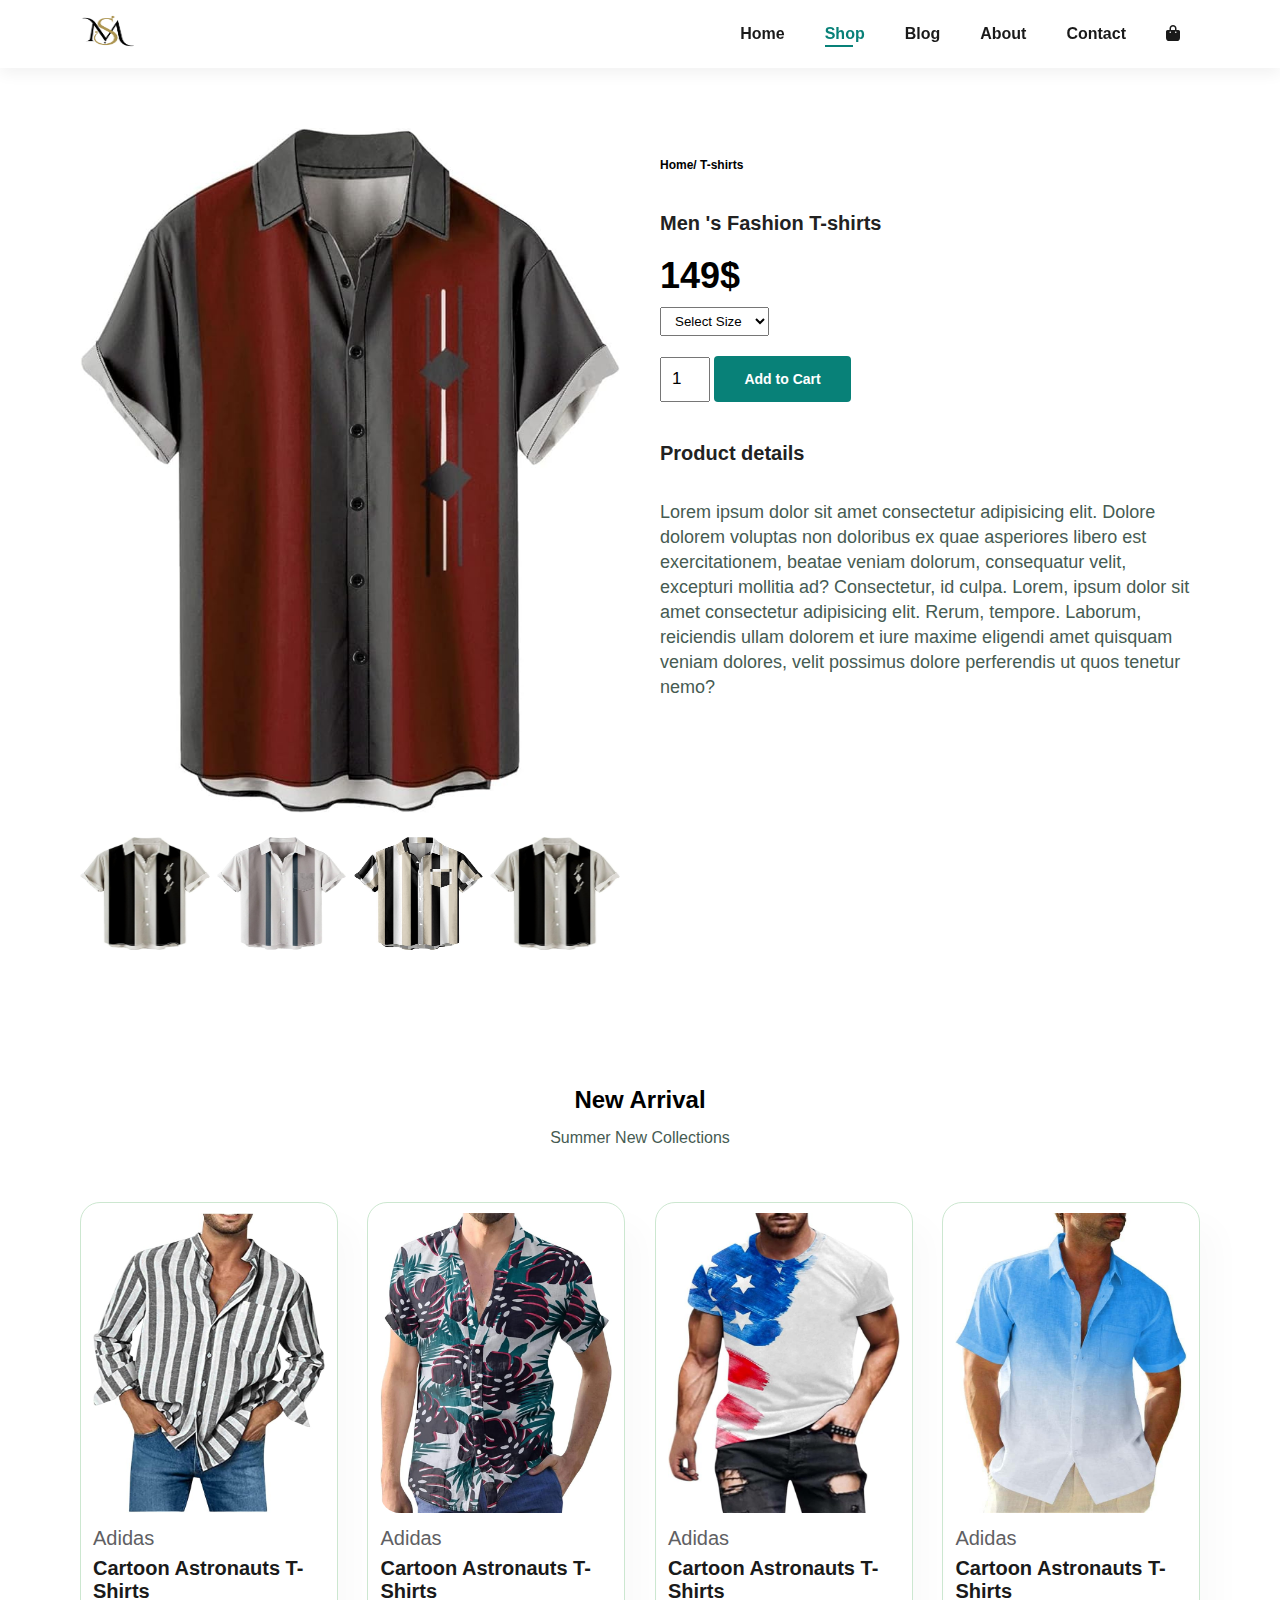
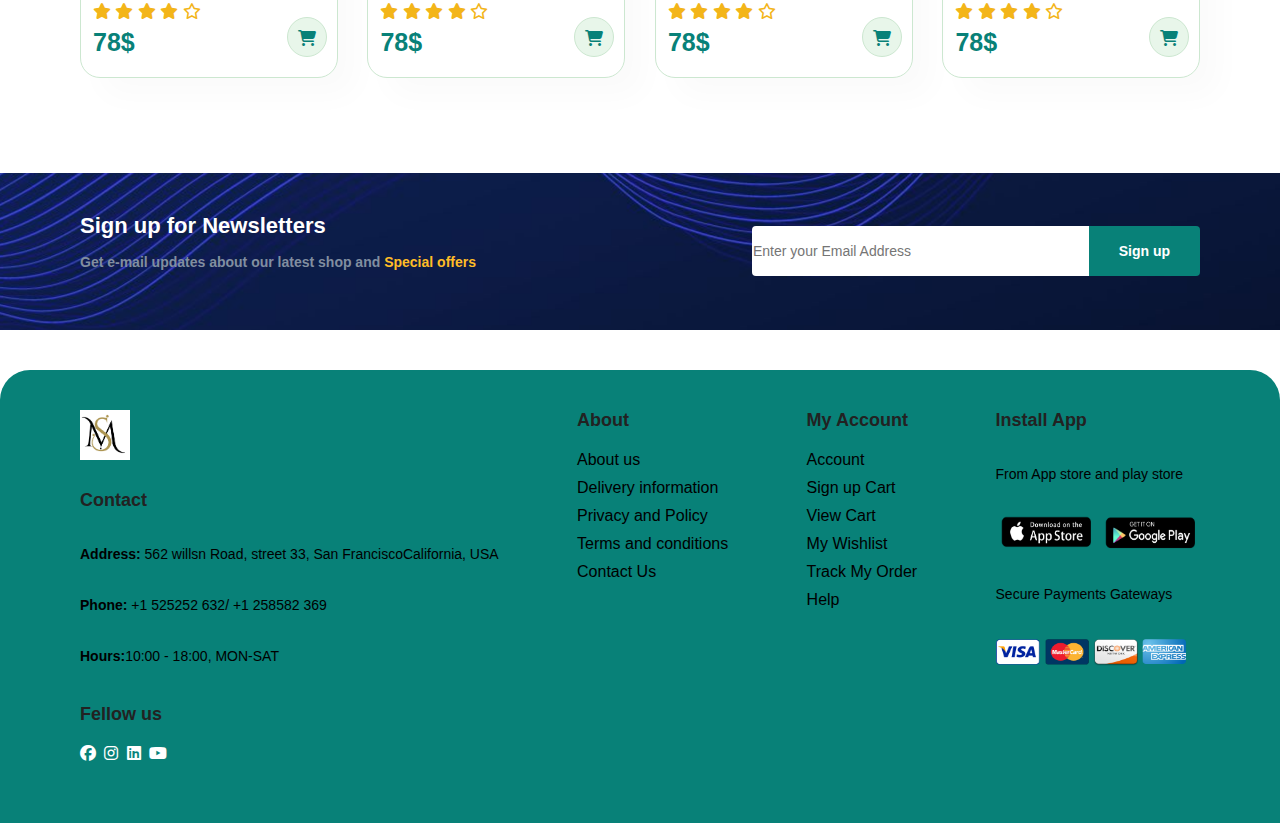
<file: E-commerce/root/pages/sproduct.html>
<!DOCTYPE html>
<html lang="en">
  <head>
    <meta charset="UTF-8" />
    <meta name="viewport" content="width=device-width, initial-scale=1.0" />
    <title>E-Commernce</title>
    <link rel="stylesheet" href="../css/style.css" />

    <!-- font awsome icon  -->
    <link
      rel="stylesheet"
      href="https://cdnjs.cloudflare.com/ajax/libs/font-awesome/6.5.1/css/all.min.css"
    />
  </head>
  <body>
    <!-- header  -->
    <section id="header">
      <a href=""><img src="../img/sm.png" alt="" srcset="" /></a>
      <div>
        <ul id="navbar">
          <li><a href="../index.html">Home</a></li>
          <li><a class="active" href="../pages/shop.html">Shop</a></li>
          <li><a href="../pages/blog.html">Blog</a></li>
          <li><a href="../pages/about.html">About</a></li>
          <li><a href="../pages/contact.html">Contact</a></li>
          <li>
            <a href="../pages/cart.html"
              ><i class="fa-solid fa-bag-shopping" id="lg-beg"></i
            ></a>
          </li>
          <a href="" id="close"><i class="fa-solid fa-xmark"></i></a>
        </ul>
      </div>
      <div id="mobile">
        <a href="cart.html"><i class="fa-solid fa-bag-shopping"></i></a>
        <i id="bar" class="fa-solid fa-bars"></i>
      </div>
    </section>
    <section id="product-details" class="section-p1">
      <div class="single-pro-img">
        <img src="../img/9.jpg" width="100%" id="MainImg" alt="" />
        <div class="small-img-group">
          <div class="small-img-col">
            <img src="../img/17.jpg" width="100%" class="small-img" alt="" />
          </div>
          <div class="small-img-col">
            <img src="../img/18.jpg" width="100%" class="small-img" alt="" />
          </div>
          <div class="small-img-col">
            <img src="../img/19.jpg" width="100%" class="small-img" alt="" />
          </div>
          <div class="small-img-col">
            <img src="../img/17.jpg" width="100%" class="small-img" alt="" />
          </div>
        </div>
      </div>
      <div class="single-pro-details">
        <h6>Home/ T-shirts</h6>
        <h4>Men 's Fashion T-shirts</h4>
        <h2>149$</h2>
        <select name="" id="">
          <option value="">Select Size</option>
          <option value="">XXXL</option>
          <option value="">XXL</option>
          <option value="">XL</option>
          <option value="">LARGE</option>
          <option value="">SMALL</option>
        </select>
        <input type="number" value="1" id="" />
        <button class="normal">Add to Cart</button>
        <h4>Product details</h4>
        <p>
          Lorem ipsum dolor sit amet consectetur adipisicing elit. Dolore
          dolorem voluptas non doloribus ex quae asperiores libero est
          exercitationem, beatae veniam dolorum, consequatur velit, excepturi
          mollitia ad? Consectetur, id culpa. Lorem, ipsum dolor sit amet
          consectetur adipisicing elit. Rerum, tempore. Laborum, reiciendis
          ullam dolorem et iure maxime eligendi amet quisquam veniam dolores,
          velit possimus dolore perferendis ut quos tenetur nemo?
        </p>
      </div>
    </section>
    <!-- Products -->
    <section id="Product1" class="section-p1">
      <h2>New Arrival</h2>
      <p>Summer New Collections</p>
      <div class="pro-container">
        <div class="pro">
          <img src="../img/8.jpg" alt="" />
          <div class="des">
            <span>Adidas</span>
            <h5>Cartoon Astronauts T-Shirts</h5>
            <div class="stars">
              <i class="fa-solid fa-star"></i>
              <i class="fa-solid fa-star"></i>
              <i class="fa-solid fa-star"></i>
              <i class="fa-solid fa-star"></i>
              <i class="fa-regular fa-star"></i>
            </div>
            <h4>78$</h4>
          </div>
          <i class="fa-solid fa-cart-shopping" id="cart"></i>
        </div>
        <div class="pro">
          <img src="../img/10.jpg" alt="" />
          <div class="des">
            <span>Adidas</span>
            <h5>Cartoon Astronauts T-Shirts</h5>
            <div class="stars">
              <i class="fa-solid fa-star"></i>
              <i class="fa-solid fa-star"></i>
              <i class="fa-solid fa-star"></i>
              <i class="fa-solid fa-star"></i>
              <i class="fa-regular fa-star"></i>
            </div>
            <h4>78$</h4>
          </div>
          <i class="fa-solid fa-cart-shopping" id="cart"></i>
        </div>
        <div class="pro">
          <img src="../img/11.jpg" alt="" />
          <div class="des">
            <span>Adidas</span>
            <h5>Cartoon Astronauts T-Shirts</h5>
            <div class="stars">
              <i class="fa-solid fa-star"></i>
              <i class="fa-solid fa-star"></i>
              <i class="fa-solid fa-star"></i>
              <i class="fa-solid fa-star"></i>
              <i class="fa-regular fa-star"></i>
            </div>
            <h4>78$</h4>
          </div>
          <i class="fa-solid fa-cart-shopping" id="cart"></i>
        </div>
        <div class="pro">
          <img src="../img/12.jpg" alt="" />
          <div class="des">
            <span>Adidas</span>
            <h5>Cartoon Astronauts T-Shirts</h5>
            <div class="stars">
              <i class="fa-solid fa-star"></i>
              <i class="fa-solid fa-star"></i>
              <i class="fa-solid fa-star"></i>
              <i class="fa-solid fa-star"></i>
              <i class="fa-regular fa-star"></i>
            </div>
            <h4>78$</h4>
          </div>
          <i class="fa-solid fa-cart-shopping" id="cart"></i>
        </div>
      </div>
    </section>
    <!-- newsletters -->
    <section id="newsletters" class="section-p1 section-m1">
      <div class="newstext">
        <h4>Sign up for Newsletters</h4>
        <p>
          Get e-mail updates about our latest shop and
          <span>Special offers</span>
        </p>
      </div>
      <div class="form">
        <input type="text" placeholder="Enter your Email Address" />
        <button class="normal">Sign up</button>
      </div>
    </section>
    <!-- footer  -->
    <footer class="section-p1">
      <div class="col">
        <img class="logo" src="../img/sm.png" alt="" />
        <h4>Contact</h4>
        <p>
          <strong>Address:</strong> 562 willsn Road, street 33, San
          FranciscoCalifornia, USA
        </p>
        <p><strong>Phone:</strong> +1 525252 632/ +1 258582 369</p>
        <p><strong>Hours:</strong>10:00 - 18:00, MON-SAT</p>
        <div class="fellow">
          <h4>Fellow us</h4>
          <div class="icon">
            <i class="fa-brands fa-facebook"></i>
            <i class="fa-brands fa-instagram"></i>
            <i class="fa-brands fa-linkedin"></i>
            <i class="fa-brands fa-youtube"></i>
          </div>
        </div>
      </div>
      <div class="col">
        <h4>About</h4>
        <a href="">About us</a>
        <a href="">Delivery information</a>
        <a href="">Privacy and Policy</a>
        <a href="">Terms and conditions</a>
        <a href="">Contact Us</a>
      </div>
      <div class="col">
        <h4>My Account</h4>
        <a href="">Account</a>
        <a href="">Sign up Cart</a>
        <a href="">View Cart</a>
        <a href="">My Wishlist</a>
        <a href="">Track My Order</a>
        <a href="">Help</a>
      </div>
      <div class="col install">
        <h4>Install App</h4>
        <p>From App store and play store</p>
        <div class="row">
          <img src="../img/apple store icons.png" alt="" />
          <img src="../img/google store icons.png" alt="" />
        </div>
        <p>Secure Payments Gateways</p>
        <img src="../img/payments.png" alt="" />
      </div>
    </footer>
    <script>
      var MainImg = document.getElementById("MainImg");
      var SmallImg = document.getElementsByClassName("small-img");

      SmallImg[0].onclick = function () {
        MainImg.src = SmallImg[0].src;
      };
      SmallImg[1].onclick = function () {
        MainImg.src = SmallImg[1].src;
      };
      SmallImg[2].onclick = function () {
        MainImg.src = SmallImg[2].src;
      };
      SmallImg[3].onclick = function () {
        MainImg.src = SmallImg[3].src;
      };
    </script>
    <script src="../script/script.js"></script>
  </body>
</html>
</file>
<file: E-commerce/root/css/style.css>
*{
  margin: 0;
  padding: 0;
  box-sizing: border-box;
  font-family: Arial, Helvetica, sans-serif;
}
h1{
  font-size: 50px;
  line-height: 64px;
  color: #222;
}
h3{
  font-size: 46px;
  line-height: 54px;
  color: #222;
}
h4{
  font-size: 20px;
  color: #222;
}
h6{
  font-weight: 700;
  font-size: 12px;
}
p{
  font-size: 16px;
  color: #465b52;
  margin: 15px 0 20px 0;
}
.section-p1{
  padding: 40px 80px;
}
.section-m1{
  margin: 40px 0;
}
body{
  width: 100%;
}
button.normal{
  font-size: 14px;
  font-weight: 600;
  padding: 15px 30px;
  color: #000;
  background-color: #fff;
  border-radius: 4px;
  cursor: pointer;
  border: none;
  outline: none;
  transition: 0.02s;
}
button.white{
  font-size: 13px;
  font-weight: 600;
  padding: 11px 18px;
  margin-top: 20px;
  color: #fff;
  background-color: transparent;
  cursor: pointer;
  border: 1px solid #fff;
  outline: none;
  transition: 0.02s;
}
/* header  */
#header{
  display: flex;
  align-items: center;
  justify-content: space-between;
  padding: 12px 80px;
  background: #fff;
  /* border-bottom-left-radius: 40px;
  border-bottom-right-radius: 40px; */
  box-shadow: 0 5px 15px rgba(0, 0, 0, 0.06);
  z-index: 999;
  position: sticky;
  top: 0;
  left: 0;
}
#header img{
  height: 40px;
  width: 60px;
}
#navbar{
  display: flex;
  align-items: center;
  justify-content: center;
}
#navbar li{
  list-style: none;
  padding: 0 20px;
  position: relative;
}
#navbar li a{
  text-decoration: none;
  font-size: 16px;
  font-weight: 600;
  color: #1a1a1a;
  text-transform: capitalize;
  transition: 0.3s ease;
}
#navbar li a:hover,
#navbar li a.active{
  color: #088178;
}
#navbar li a.active::after,
#navbar li a:hover::after{
  content: "";
  width: 36%;
  height: 2px;
  background: #088178;
  position: absolute;
  bottom: -4px;
  left: 20px;
}
#mobile{
  display: none;
  align-items: center;
}
#close{
  display: none;
}
/* hero  */
#hero{
  background-image: url(../img/shop\ .jpg);
  width: 100%;
  height: 90vh;
  background-size: cover;
  background-position: center;
  padding: 0 80px;
  display: flex;
  flex-direction: column;
  align-items: flex-start;
  justify-content: center;
}
#hero h4{
  padding-bottom: 15px;
}
#hero h1{
  color: #088178;
}
#hero button{
  /* background-image: url(); */
  background-color: transparent;
  color: #088178;
  border: 0;
  padding: 14px 80px 14px 65px;
  cursor: pointer;
  font-weight: 700;
  font-size: 15px;
}
/* featurs */
#feature .fe-box{
  width: 180px;
  text-align: center;
  padding: 25px 15px;
  box-shadow: 20px 20px 34px rgba(0, 0, 0, 0.063);
  border: 1px solid #cce7d0;
  border-radius: 4px;
  margin: 15px 0;
}
#feature{
  display: flex;
  align-items: center;
  justify-content: space-between;
  flex-wrap: wrap;
  /* background-color: #088178; */
}
#feature .fe-box:hover{
  box-shadow: 10px 10px 54px rgba(70, 62, 221, 0.1);
}
#feature .fe-box img{
  width: 100%;
  height: 150px;
  margin-bottom: 10px;
}
#feature .fe-box h6{
  display: inline-block;
  padding: 9px 8px 6px 8px;
  line-height: 1;
  border-radius: 4px;
  color: #088178;
  background-color: #fddde4;
}
#feature .fe-box:nth-child(2) h6{
  background-color: #cdebbc;
}
#feature .fe-box:nth-child(3) h6{
  background-color: #d1e8f2; 
}
#feature .fe-box:nth-child(4) h6{
  background-color: #cdd4f8;
}
#feature .fe-box:nth-child(5) h6{
  background-color: #f6dbf6;
}
#feature .fe-box:nth-child(6) h6{
  background-color: #fff2e5;
}
#Product1{
  text-align: center;
}
#Product1 .pro-container{
  display: flex;
  justify-content: space-between;
  padding-top: 20px;
  flex-wrap: wrap;
}
#Product1 .pro{
  width: 23%;
  min-width: 250px;
  padding: 10px 12px;
  border: 1px solid #cce7d0;
  border-radius: 20px;
  cursor: pointer;
  box-shadow: 20px 20px 30px rgba(0, 0, 0, 0.02);
  margin: 15px 0;
  transition: 0.2s ease;
  position: relative;
}
#Product1 .pro:hover{
  box-shadow: 20px 20px 30px rgba(0, 0, 0, 0.07);
}
#Product1 .pro img{
  width: 100%;
  height: 300px;
  border-radius: 20px;
}
#Product1 .pro .des{
  text-align: start;
  padding: 10px 0;
}
#Product1 .pro .des span{
  color: #606063;
  font-size: 20px;
}
#Product1 .pro .des h5{
  padding-top: 7px;
  color: #1a1a1a;
  font-size: 20px;
}
#Product1 .pro .des i{
  font: 12px;
  color: rgb(243, 181, 25);
}
#Product1 .pro .des h4{
  padding-top: 7px;
  font-size: 25px;
  font-weight: 700;
  color: #088178;
}
#Product1 .pro #cart{
  height: 40px;
  width: 40px;
  line-height: 40px;
  border-radius: 50%;
  background-color: #e8f6ea;
  font-weight: 700;
  color: #088178;
  border: 1px solid #cce7d0;
  position: absolute;
  bottom: 20px;
  right: 10px;
}
#banner{
  display: flex;
  flex-direction: column;
  justify-content: center;
  align-items: center;
  text-align: center;
  background-image: url(../img/banner\ skyb.jpg);
  width: 100%;
  height: 40vh;
  background-size: cover;
  background-position: center;
}
#banner h4{
  color: #fff;
  font-size: 16px; 
}
#banner h2{
  color: #fff;
  font-size: 30px;
  padding: 10px 0;
}
#banner h2 span{
  color: #ef3636;
}
#banner button:hover{
  background: #088178;
  color: #fff;
}
#sm-banner{
  display: flex;
  justify-content: space-between;
  flex-wrap: wrap;
  /* background-color: #088178; */
}
#sm-banner .banner-box{
  display: flex;
  flex-direction: column;
  justify-content: center;
  align-items: flex-start;
  text-align: center;
  background-image: url(../img/cover11.jpg);
  min-width: 570px;
  height:50vh;
  background-size: cover;
  background-position: center;
  padding: 30px;
  border-radius: 25px;
}
#sm-banner .banner-box2{
  background-image: url(../img/collection.jpg);
}
#sm-banner h4{
  color: #fff;
  font-size: 28px;
  font-weight: 300;
}
#sm-banner h1{
  color: #ef3636;
}
#sm-banner span{
  color: #fff;
  font-size: 20px;
}
#sm-banner .banner-box:hover button{
  background-color: #088178;
  border: 1px solid #088178;
}
#banner3{
  display: flex;
  justify-content: space-between;
  flex-wrap: wrap;
  padding: 0 80px;
  /* background-color: #088178; */
}
#banner3 .banner-box{
  display: flex;
  flex-direction: column;
  justify-content: center;
  align-items: flex-start;
  text-align: center;
  background-image: url(../img/beg.jpg);
  min-width: 30%;
  height: 30vh;
  background-size: cover;
  background-position: center;
  padding: 30px;
  margin-top: 20px;
  border-radius: 25px;
}
#banner3 .banner-box4{
  background-image: url(../img/jell.jpg);
}
#banner3 .banner-box5{
  background-image: url(../img/collection12.jpg);
}
#banner3 h2{
  color: #fff;
  font-size: 22px;
  font-weight: 900;
}
#banner3 h3{
  color: #fff;
  font-size: 15px;
  font-weight: 800;
}
/* newsletter */
#newsletters{
  display: flex;
  justify-content: space-between;
  flex-wrap: wrap;
  align-items: center;
  background-image: url(../img/banner\ blue.jpg);
  background-repeat: no-repeat;
  background-position: 20% 30%;
  background-color: #0c1d49;
  /* border-radius: 30px; */
}
#newsletters h4{
  font-size: 22px;
  font-weight: 700;
  color: #fff;
}
#newsletters p{
  font-size: 14px;
  font-weight: 700;
  color: #818ea0;
}
#newsletters p span{
  color: #ffbd27;
}
#newsletters .form{
  display: flex;
  width: 40%;
}
#newsletters input{
  height: 3.125rem;
  padding: 0 1.25;
  font-size: 14px;
  width: 100%;
  border: 1px solid transparent;
  border-radius: 4px;
  outline: none;
  border-top-right-radius: 0;
  border-bottom-right-radius: 0;
}
#newsletters button{
  background-color: #088178;
  color: white;
  white-space: nowrap;
  border-top-left-radius: 0;
  border-bottom-left-radius: 0;
}
/* footer */
footer{
  display: flex;
  flex-wrap: wrap;
  justify-content: space-between;
  background-color: #088178;
  border-top-right-radius: 30px;
  border-top-left-radius: 30px;
}
footer .col{
  display: flex;
  flex-direction: column;
  align-items: flex-start;
  margin-bottom: 20px;
}
footer .logo{
  height: 50px;
  width: 50px;
  font-size: 14px;
  margin-bottom: 30px;
}
footer p{
  font-size: 14px;
  padding-bottom: 0 0 8px 0;
  color: #000;
}
footer h4{
  font-size: 18px;
  padding-bottom: 20px;
}
footer a{
  font-size: 16px;
  text-decoration: none;
  color: #000;
  margin-bottom: 10px;
}
footer .fellow{
  margin-top: 20px;
}
footer .fellow i{
  color: #fff;
  padding-right: 4px;
  cursor: pointer;
}
footer .install .row img{
  height: 40px;
  width: 100px;
  border: 1px solid #088178;
  border-radius: 6px;
}
footer .install img{
  height: 40px;
  width: 190px;
  margin: 10px 0 15px 0; 
}
footer .fellow i:hover{
  color: #ef3636;
}
/* responsive */
@media (max-width:799px){
  .section-p1{
    padding: 40px 40px;
  }
  #navbar{
    display: flex;
    flex-direction: column;
    align-items: flex-start;
    justify-content: flex-start;
    position: fixed;
    top: 0;
    right: -200px;
    height: 100vh;
    width: 200px;
    background-color: #088178;
    box-shadow: 0 40px 60px rgba(0, 0, 0, 0.1);
    padding: 80px 0 0 10px;
    transition: 0.3s;
  }
  #navbar.active{
    right: 0;
  }
  #navbar li{
    margin-bottom: 25px;
  }
  #mobile{
    display: flex;
    align-items: center;
  }
  #mobile i{
    color: #1a1a1a;
    font-size: 24px;
    padding-left: 20px;
  }
  #close{
    display: initial;
    position: absolute;
    top: 30px;
    left: 30px;
    color: #222;
    font-size: 24px;
  }
  #lg-beg{
    display: none;
  }
  #hero{
    height: 70vh;
    padding: 0 80px;
    background-position: top 30% right 30%;
  }
  #feature{
    justify-content: space-between;
  }
  #feature .fe-box{
    margin: 15px 15px;
  }
  #Product1 .pro-container{
    justify-content: space-between;
  }
  #Product1 .pro{
    margin: 15px 0;
    transition: 0.2s ease;
    position: relative;
  }
  #banner{
    height: 20vh;
  }
  #sm-banner .banner-box{
    min-width: 100%;
    height: 30vh;
    /* padding: 30px; */
  }
  #banner3{
    padding: 0 40px;
  }
  #banner3 .banner-box{
    width: 28%;
  }
  #newsletters .form{
    width: 70px;
  }
}
@media (max-width:799px){
  .section-p1{
    padding: 20px;
  }
  #header{
    padding: 10px 30px;
  }
  h1{
    font-size: 38px;
  }
  h2{
    font-size: 32px;
  }
  #hero{
    padding: 30px 0;
    background-position: 55%;
  }
  #feature{
    justify-content: space-between;
  }
  #feature .fe-box{
    width: 155px;
    margin: 0 0 15px 0;
  }
  #Product1 .pro{
    width: 100%;
  }
  #banner{
    height: 40vh;
  }
  #sm-banner .banner-box{
    height: 40vh;
  }
  #sm-banner .banner-box2{
    margin-top: 20px;
  }
  #banner3{
    padding: 0 20px;
  }
  #banner3 .banner-box{
    width: 100%;
  }
  #newsletters{
    padding: 40px 20px;
  }
  #newsletters .form{
    width: 100%;
  }
  #product-details{
    display: flex;
    flex-direction: column;
    justify-content: center;
    align-items: center;
  }
  #product-details .single-pro-img{
    width: 100%;
    margin-right: 0px;
  }
  #product-details .single-pro-img{
    width: 100%;
  }
  /* blog  */
  #blog{
    padding: 100px 20px 0 20px;
  }
  #blog .blog-box{
    display: flex;
    flex-direction: column;
    align-items: flex-start;
  }
  #blog .blog-img{
    width: 100%;
    margin-right: 0px;
    margin-bottom: 30px;
  }
  #blog .blog-details{
    width: 100%;
  }
  /* about */
  #about-head{
  flex-direction: column;
  }
  #about-head #team{
    padding: 40px;
    width: 100%;
    /* height: auto; */
    border-radius: 30px;
  }
  /* contact  */
  #contact-details{
    flex-direction: column;
  }
  #contact-details .details{
    width: 100%;
    margin-bottom: 30px;
  }
  #contact-details .map{
    width: 100%;
    height: 400px;

  }
  #form-details{
    margin: 10px;
    padding: 30px 10px;
    flex-wrap: wrap;
  }
  #form-details form{
    width: 100%;
    margin-bottom: 30px;
  }

}
/*.................................... page-header .........................*/
#page-header{
  background-image: url(../img/contact.jpg);
  width: 100%;
  height: 40vh;
  background-size: cover;
  background-position: bottom;
  display: flex;
  justify-content: center;
  text-align: center;
  flex-direction: column;
  padding: 14px;
}
#page-header h2,
#page-header p{
  color: #cdebbc;
  font-size: 36px;
}
#pagination{
  text-align: center;
}
#pagination a{
  text-decoration: none;
  background-color: #088178;
  padding: 15px 20px;
  border-radius: 4px;
  color: #fff;
  font-weight: 600;
}
#pagination a i{
  font-size: 16px;
  font-weight: 600;
}

/* .....................product details...........................................  */
#product-details{
  display: flex;
  justify-content: space-between;
  margin-top: 20px;
}
#product-details .single-pro-img{
  width: 50%;
  margin-right: 40px;
}
.small-img-group{
  display: flex;
  justify-content: space-between;
}
.small-img-col{
  flex-basis: 24%;
  cursor: pointer;
}
.small-img-col img{
  margin-top: 20px;
  height: 60%;
  /* height: 130px; */
}
#product-details .single-pro-details{
  width: 50%;
  padding-top: 30px;
}
#product-details .single-pro-details h4{
  padding: 40px 0 20px 0;
}
#product-details .single-pro-details h2{
  font-size: 36px;
  margin-bottom: 10px;
}
#product-details .single-pro-details select{
  display: block;
  padding: 5px 10px;
  margin-bottom: 20px; 
}
#product-details .single-pro-details input{
  width: 50px;
  height: 45px;
  padding-left: 10px;
  font-size: 17px;
}
#product-details .single-pro-details input:focus{
  outline: none;
}
#product-details .single-pro-details button{
  background-color: #088178;
  color: #fff;
}
#product-details .single-pro-details p{
  line-height: 25px;
  font-size: 2vh;
}
/*.......................... blogs ...............................*/
/* #page-header.blogs-header{
  background-image: url("img/blog.jpg");
} */
#blog{
  padding: 150px 150px 0 150px;
}
#blog .blog-box{
  display: flex;
  align-items: flex-start;
  width: 100%;
  margin-bottom: 60px;
  position: relative;
}
#blog .blog-box h1{
  position: absolute;
  top: -40px;
  left: 0;
  font-size: 80px;
  font-weight: 900;
  color: #088178;
}
#blog .blog-img{
  width: 50%;
  margin-right: 40px;
}
#blog img{
  width: 100%;
  height: 300px;
  object-fit: cover;
  border-radius: 20px;
}
#blog .blog-details{
  margin-top: 30px;
  width: 50%;
}
#blog .blog-details h4{
  font-size: 25px;
  font-weight: 900;
}
#blog .blog-details a{
  text-decoration: none;
  font-size: 14px;
  color: #000;
  font-weight: 600;
  position: relative;
  transition: 0.3s;
}
#blog .blog-details a::after{
  content: "";
  width: 50px;
  height: 1px;
  background-color: #000;
  position: absolute;
  top: 11px;
  right: -55px;
}
#blog .blog-details a:hover{
  color: #088178;
}
#blog .blog-details a:hover::after{
  background-color: #088178;
}
/* ............contact.............. */
/* #page-header.about-header{
  background-image: url("../img/Blue\ Modern\ Lets\ Do\ This\ LinkedIn\ Banner.jpg");
} */
#about-head{
  display: flex;
  justify-content: center;
}
#about-head img{
  width: 50%;
  height: auto;
  border-radius: 30px;
}
#about-head div{
  padding-top: 50px;
  padding-left: 40px;
  padding-bottom: 40px;
} 
#about-head div h2{
  font-size: 55px;
  margin-bottom: 20px;
}
#about-head div marquee{
  margin-top: 20px;
  font-size: 18px;
  color: #ef3636;
}
#about-app{
  text-align: center;
}
#about-app .video{
  width: 70%;
  height: 100%;
  margin: 30px auto 0 auto;
}
#about-app .video video{
  width: 100%;
  height: 100%;
  border-radius: 30px;
}
/* ..........................contact ................................. */
#contact-details{
  display: flex;
  align-items: center;
  justify-content: space-between; 
}
#contact-details .details{
  width: 40%;
}
#contact-details .details span,
#form-details form span{
  font-size: 12px;
}
#contact-details .details h2{
  font-size: 36px;
  font-weight: 900;
  padding: 20px 0;
  color: #088178;
}
#contact-details .details h3{
  font-size: 25px;
  font-weight: 900;
  line-height: 35px;
  padding: 20px 0;
}
#contact-details .details li{
  list-style: none;
  display: flex;
  padding: 35px 0;
}
#contact-details .details li i{
  font-size: 20px;
  padding-right: 22px;
}
#contact-details .details li p{
  margin: 0;
  padding-top: 3px;
  font-size: 14px;
}
#contact-details .map{
  width: 55%;
  height: 400px;
  border-radius: 50%;
}
#contact-details .map iframe{
  width: 100%;
  height: 100%;
  border-radius: 30px;
}
#form-details{
  display: flex;
  justify-content: space-between;
  margin: 30px;
  padding: 80px;
  border: 1px solid #e1e1e1;
  border-radius: 30PX;
}
#form-details form{
  width: 65%;
  display: flex;
  flex-direction: column;
  align-items: flex-start;
}
#form-details form h2{
  font-size: 26px;
  font-weight: 900;
  margin: 20PX 0px;
}
#form-details form input,
#form-details form textarea{
  width: 100%;
  padding: 12px 15px;
  outline: none;
  margin-bottom: 20px;
  border: 1px solid #e1e1e1;
}
#form-details form button{
  background-color: #088178;
  color: #fff;
}
#form-details .people{
  margin-top: 65px;
  margin-right: 45px;
}
#form-details .people div{
  padding-bottom: 30px;
  display: flex;
  align-items: flex-start;
}
#form-details .people div img{
  width: 65px;
  height: 65px;
  /* margin-right: 30px; */
  /* margin-top: 30px; */
  border-radius: 50%;
  object-fit: cover;
}
#form-details .people div p{
  margin: 0;
  font-size: 13px;
  line-height: 15px;
}
#form-details .people div span{
  display: block;
  font-size: 16px;
  font-weight: 600;
}
</file>
